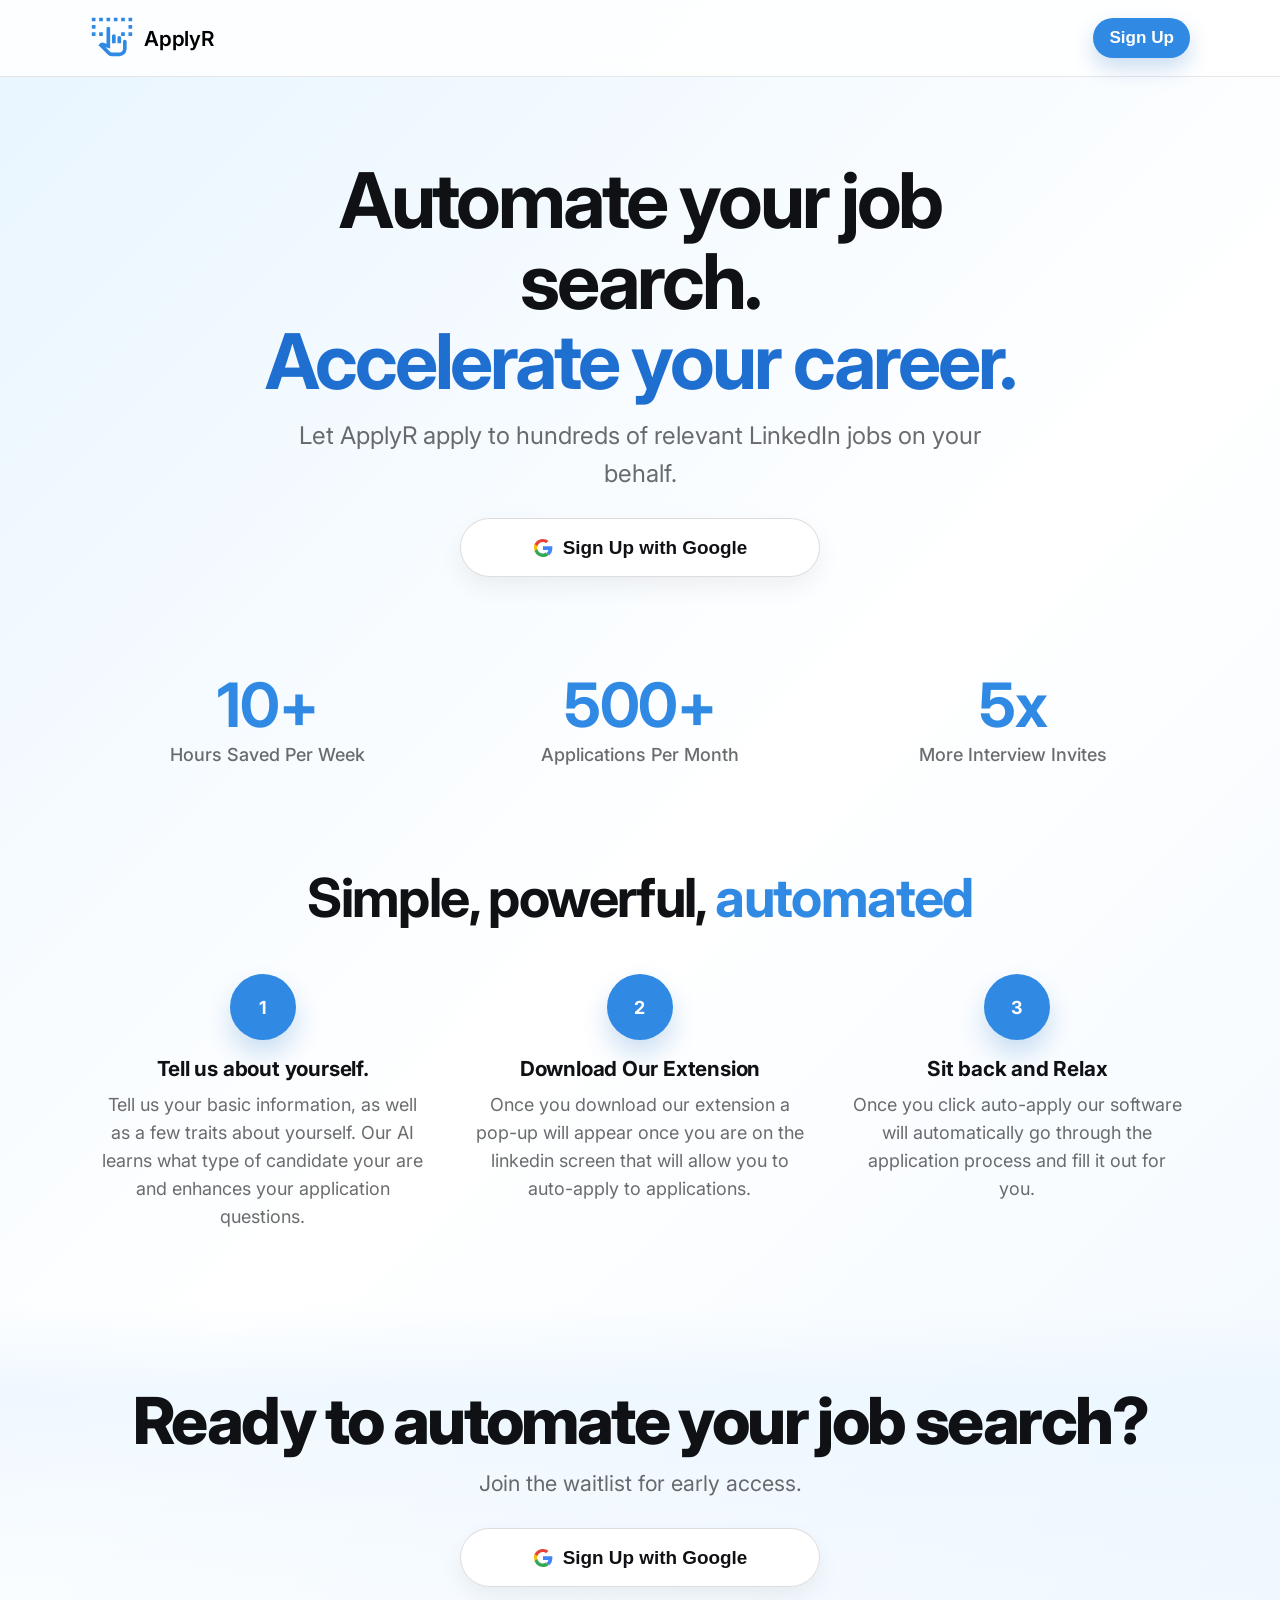
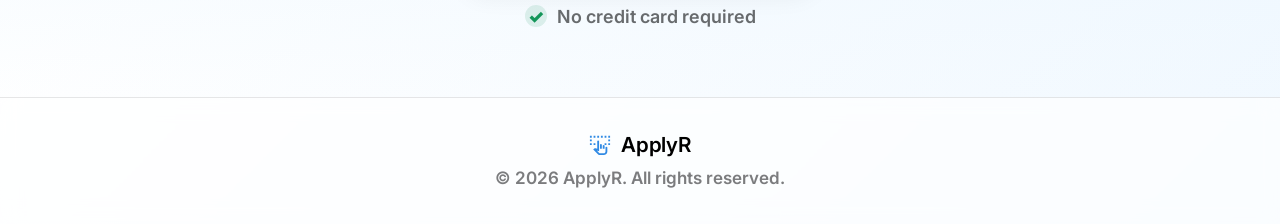
<file: index.html>
<!DOCTYPE html>
<html lang="en">
<head>
  <meta charset="UTF-8" />
  <meta name="viewport" content="width=device-width, initial-scale=1.0" />
  <title>ApplyR</title>
  <link rel="stylesheet" href="index.css" />
</head>

<body>
  <!-- HEADER -->
  <header class="site-header">
    <div class="header-box">
      <div class="header-box-left">
        <a href="index.html" aria-label="ApplyR home">
          <svg class="brand-icon" xmlns="http://www.w3.org/2000/svg" height="44" viewBox="0 -960 960 960" width="44" fill="currentColor" aria-hidden="true">
            <path d="M40-480v-80h80v80H40Zm800 0v-80h80v80h-80ZM40-640v-80h80v80H40Zm800 0v-80h80v80h-80ZM40-800v-80h80v80H40Zm160 320v-80h80v80h-80Zm480 0v-80h80v80h-80Zm160-320v-80h80v80h-80Zm-640 0v-80h80v80h-80Zm160 0v-80h80v80h-80Zm160 0v-80h80v80h-80Zm160 0v-80h80v80h-80ZM473-40q-24 0-46-9t-39-26L184-280l33-34q14-14 34-19t40 0l69 20v-327q0-17 11.5-28.5T400-680q17 0 28.5 11.5T440-640v433l-98-28 103 103q6 6 13 9t15 3h167q33 0 56.5-23.5T720-200v-160q0-17 11.5-28.5T760-400q17 0 28.5 11.5T800-360v160q0 66-47 113T640-40H473Zm7-280v-160q0-17 11.5-28.5T520-520q17 0 28.5 11.5T560-480v160h-80Zm120 0v-120q0-17 11.5-28.5T640-480q17 0 28.5 11.5T680-440v120h-80Zm40 200H445h195Z"/>
          </svg>
        </a>
        <a class="brand" href="index.html">ApplyR</a>
      </div>

      <div class="header-box-right">
        <button class="btn btn-primary">Sign Up</button>
      </div>
    </div>
  </header>

  <main>
    <!-- HERO -->
    <section class="hero">
      <div class="container hero-inner">
        <h1 class="hero-title">
          Automate your job<br class="break-desktop" />
          search.<br />
          <span class="hero-accent">Accelerate your<br class="break-mobile" /> career.</span>
        </h1>

        <p class="hero-subtitle">
          Let ApplyR apply to hundreds of relevant LinkedIn jobs on your behalf.
        </p>

        <div class="cta-row">
          <button class="btn btn-google btn-cta" type="button">
            <span class="google-icon" aria-hidden="true">
              <svg viewBox="0 0 48 48" width="20" height="20" xmlns="http://www.w3.org/2000/svg">
                <path fill="#EA4335" d="M24 9.5c3.54 0 6.02 1.53 7.4 2.81l5.4-5.4C33.98 4.36 29.54 2.5 24 2.5 14.9 2.5 7.18 7.68 3.54 15.22l6.62 5.14C11.83 14.1 17.45 9.5 24 9.5z"/>
                <path fill="#4285F4" d="M46.5 24.5c0-1.57-.14-3.08-.4-4.5H24v8.52h12.7c-.55 2.97-2.2 5.49-4.7 7.18l7.2 5.59C43.67 37.13 46.5 31.36 46.5 24.5z"/>
                <path fill="#FBBC05" d="M10.16 28.64A14.9 14.9 0 0 1 9.35 24c0-1.61.28-3.17.81-4.64l-6.62-5.14A21.5 21.5 0 0 0 2.5 24c0 3.48.83 6.77 2.31 9.78l6.35-5.14z"/>
                <path fill="#34A853" d="M24 45.5c5.54 0 10.2-1.83 13.6-4.98l-7.2-5.59c-2 1.35-4.55 2.15-6.4 2.15-6.55 0-12.17-4.6-13.84-10.86l-6.35 5.14C7.18 40.32 14.9 45.5 24 45.5z"/>
                <path fill="none" d="M2.5 2.5h43v43h-43z"/>
              </svg>
            </span>
            Sign Up with Google
          </button>
        </div>
      </div>
    </section>

    <!-- STATS -->
    <section class="stats">
      <div class="container">
        <div class="stats-grid">
          <div class="stat">
            <div class="stat-value">10+</div>
            <div class="stat-label">Hours Saved Per Week</div>
          </div>

          <div class="stat">
            <div class="stat-value">500+</div>
            <div class="stat-label">Applications Per Month</div>
          </div>

          <div class="stat">
            <div class="stat-value">5x</div>
            <div class="stat-label">More Interview Invites</div>
          </div>
        </div>
      </div>
    </section>

    <!-- HOW IT WORKS -->
    <section class="how">
      <div class="container">
        <h2 class="section-title">
          Simple, powerful, <span class="section-accent">automated</span>
        </h2>

        <div class="how-grid">
          <article class="how-card">
            <div class="step-pill">1</div>
            <h3 class="how-title">Tell us about yourself.</h3>
            <p class="how-text">
              Tell us your basic information, as well as a few traits about yourself. Our AI learns what type of candidate your are and enhances your application questions.
            </p>
          </article>

          <article class="how-card">
            <div class="step-pill">2</div>
            <h3 class="how-title">Download Our Extension</h3>
            <p class="how-text">
              Once you download our extension a pop-up will appear once you are on the linkedin screen that will allow you to auto-apply to applications.
            </p>
          </article>

          <article class="how-card">
            <div class="step-pill">3</div>
            <h3 class="how-title">Sit back and Relax</h3>
            <p class="how-text">
              Once you click auto-apply our software will automatically go through the application process and fill it out for you.
            </p>
          </article>
        </div>
      </div>
    </section>

    <!-- WAITLIST -->
    <section class="waitlist" id="waitlist">
      <div class="container">
        <h2 class="waitlist-title">Ready to automate your job<br class="break-mobile" /> search?</h2>
        <p class="waitlist-subtitle">Join the waitlist for early access.</p>

        <div class="cta-row">
            <button id="googleSignupBtn" class="btn btn-google btn-cta" type="button">
                <span class="google-icon" aria-hidden="true">
                    <svg viewBox="0 0 48 48" width="20" height="20" xmlns="http://www.w3.org/2000/svg">
                        <path fill="#EA4335" d="M24 9.5c3.54 0 6.02 1.53 7.4 2.81l5.4-5.4C33.98 4.36 29.54 2.5 24 2.5 14.9 2.5 7.18 7.68 3.54 15.22l6.62 5.14C11.83 14.1 17.45 9.5 24 9.5z"/>
                        <path fill="#4285F4" d="M46.5 24.5c0-1.57-.14-3.08-.4-4.5H24v8.52h12.7c-.55 2.97-2.2 5.49-4.7 7.18l7.2 5.59C43.67 37.13 46.5 31.36 46.5 24.5z"/>
                        <path fill="#FBBC05" d="M10.16 28.64A14.9 14.9 0 0 1 9.35 24c0-1.61.28-3.17.81-4.64l-6.62-5.14A21.5 21.5 0 0 0 2.5 24c0 3.48.83 6.77 2.31 9.78l6.35-5.14z"/>
                        <path fill="#34A853" d="M24 45.5c5.54 0 10.2-1.83 13.6-4.98l-7.2-5.59c-2 1.35-4.55 2.15-6.4 2.15-6.55 0-12.17-4.6-13.84-10.86l-6.35 5.14C7.18 40.32 14.9 45.5 24 45.5z"/>
                        <path fill="none" d="M2.5 2.5h43v43h-43z"/>
                    </svg>
                </span>
            Sign Up with Google
            </button>
        </div>
        
        </div>

        <div class="trust-row">
          <div class="trust-item">
            <span class="check" aria-hidden="true">✓</span>
            <span>No credit card required</span>
          </div>
        </div>
      </div>
    </section>
  </main>

  <!-- FOOTER -->
  <footer class="footer">
    <div class="container footer-inner">
      <div class="footer-brand">
        <svg class="brand-icon small" xmlns="http://www.w3.org/2000/svg" height="22" viewBox="0 -960 960 960" width="22" fill="currentColor" aria-hidden="true">
          <path d="M40-480v-80h80v80H40Zm800 0v-80h80v80h-80ZM40-640v-80h80v80H40Zm800 0v-80h80v80h-80ZM40-800v-80h80v80H40Zm160 320v-80h80v80h-80Zm480 0v-80h80v80h-80Zm160-320v-80h80v80h-80Zm-640 0v-80h80v80h-80Zm160 0v-80h80v80h-80Zm160 0v-80h80v80h-80Zm160 0v-80h80v80h-80ZM473-40q-24 0-46-9t-39-26L184-280l33-34q14-14 34-19t40 0l69 20v-327q0-17 11.5-28.5T400-680q17 0 28.5 11.5T440-640v433l-98-28 103 103q6 6 13 9t15 3h167q33 0 56.5-23.5T720-200v-160q0-17 11.5-28.5T760-400q17 0 28.5 11.5T800-360v160q0 66-47 113T640-40H473Zm7-280v-160q0-17 11.5-28.5T520-520q17 0 28.5 11.5T560-480v160h-80Zm120 0v-120q0-17 11.5-28.5T640-480q17 0 28.5 11.5T680-440v120h-80Zm40 200H445h195Z"/>
        </svg>
        <span class="brand">ApplyR</span>
      </div>

      <div class="footer-copy">© 2026 ApplyR. All rights reserved.</div>
    </div>
  </footer>

  <script src="style.js" defer></script>
</body>
</html>
</file>
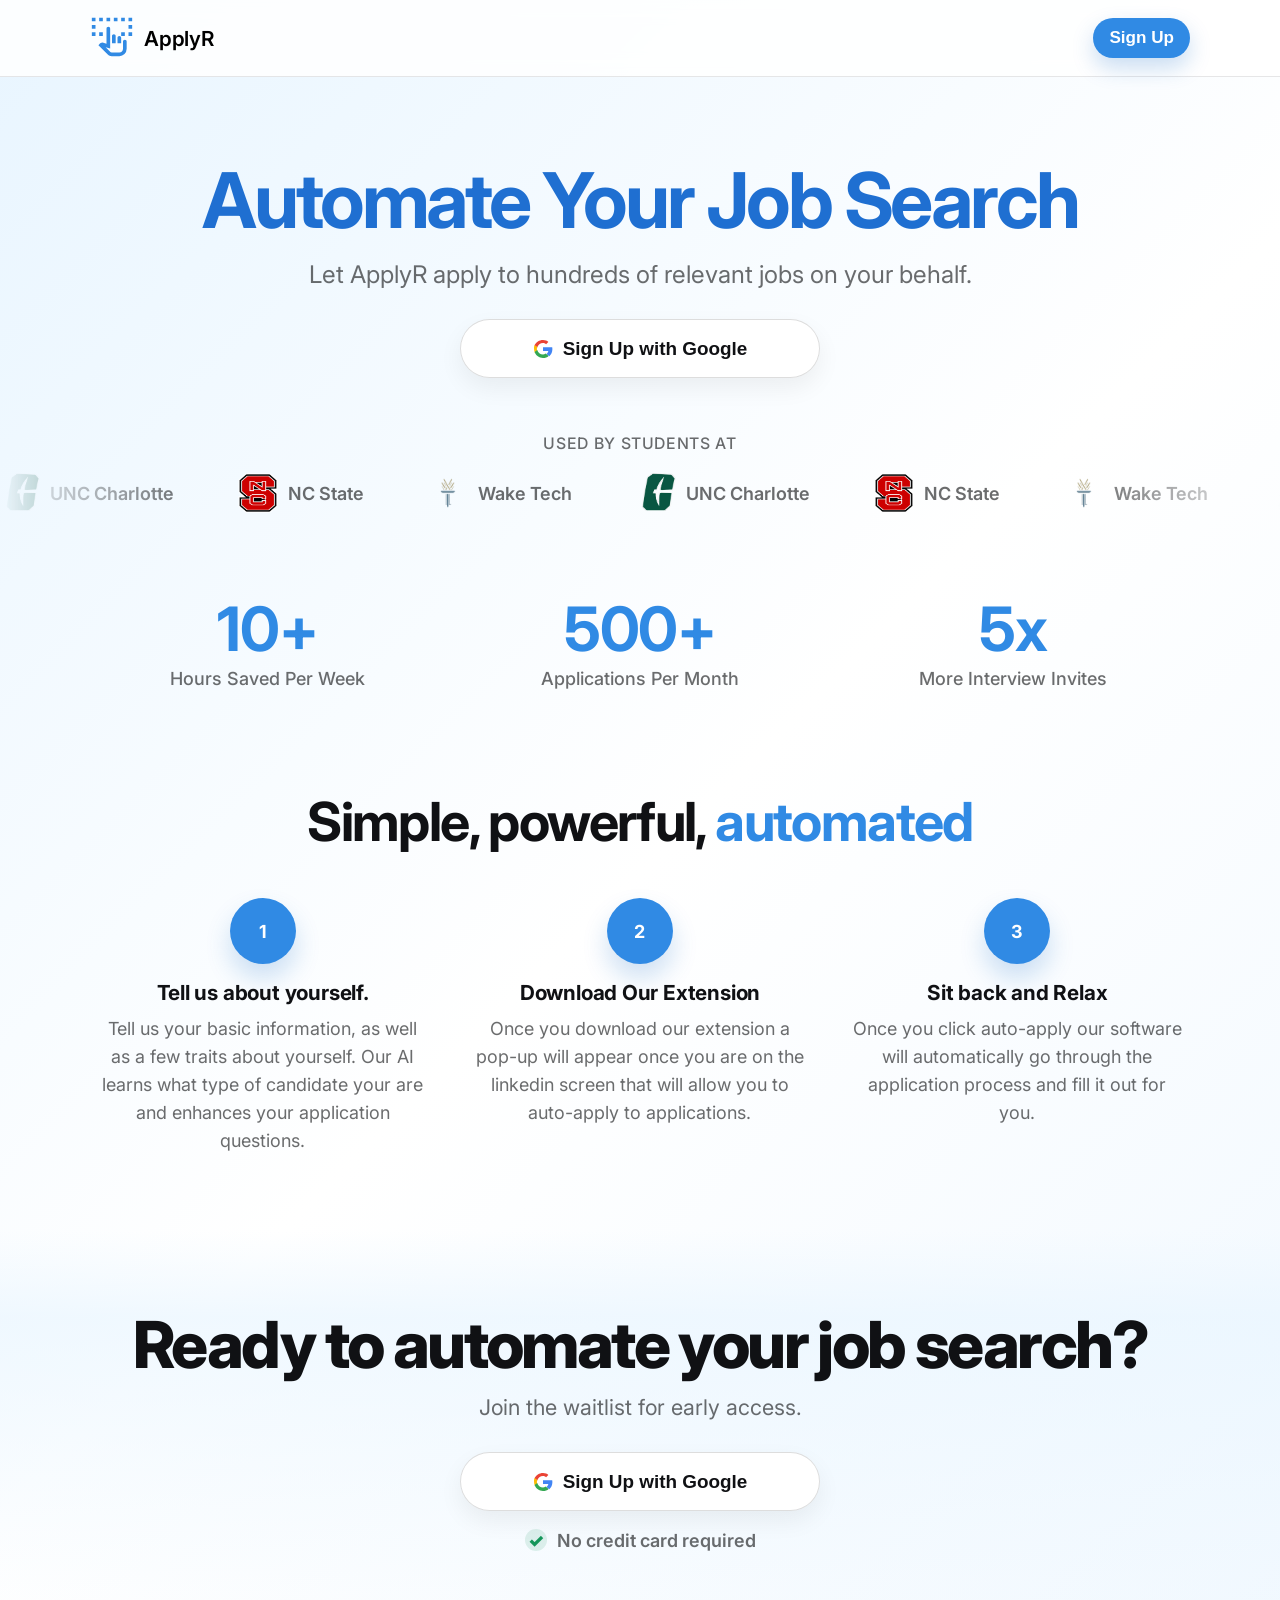
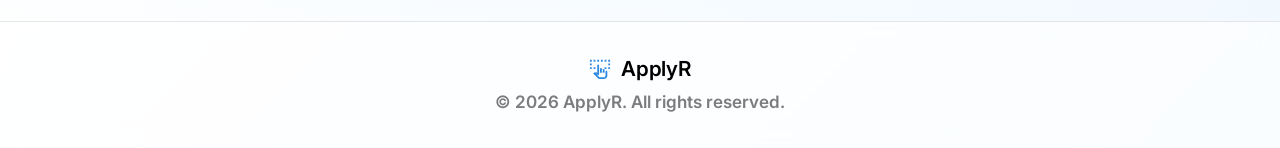
<file: frontend/index.html>
<!DOCTYPE html>
<html lang="en">
<head>
  <meta charset="UTF-8" />
  <meta name="viewport" content="width=device-width, initial-scale=1.0" />
  <title>ApplyR</title>
  <link rel="stylesheet" href="index.css" />
</head>

<body>
  <!-- HEADER -->
  <header class="site-header">
    <div class="header-box">
      <div class="header-box-left">
        <a href="index.html" aria-label="ApplyR home">
          <svg class="brand-icon" xmlns="http://www.w3.org/2000/svg" height="44" viewBox="0 -960 960 960" width="44" fill="currentColor" aria-hidden="true">
            <path d="M40-480v-80h80v80H40Zm800 0v-80h80v80h-80ZM40-640v-80h80v80H40Zm800 0v-80h80v80h-80ZM40-800v-80h80v80H40Zm160 320v-80h80v80h-80Zm480 0v-80h80v80h-80Zm160-320v-80h80v80h-80Zm-640 0v-80h80v80h-80Zm160 0v-80h80v80h-80Zm160 0v-80h80v80h-80Zm160 0v-80h80v80h-80ZM473-40q-24 0-46-9t-39-26L184-280l33-34q14-14 34-19t40 0l69 20v-327q0-17 11.5-28.5T400-680q17 0 28.5 11.5T440-640v433l-98-28 103 103q6 6 13 9t15 3h167q33 0 56.5-23.5T720-200v-160q0-17 11.5-28.5T760-400q17 0 28.5 11.5T800-360v160q0 66-47 113T640-40H473Zm7-280v-160q0-17 11.5-28.5T520-520q17 0 28.5 11.5T560-480v160h-80Zm120 0v-120q0-17 11.5-28.5T640-480q17 0 28.5 11.5T680-440v120h-80Zm40 200H445h195Z"/>
          </svg>
        </a>
        <a class="brand" href="index.html">ApplyR</a>
      </div>

      <div class="header-box-right">
        <button class="btn btn-primary btn-signup">Sign Up</button>
      </div>
    </div>
  </header>

  <main>
    <!-- HERO -->
    <section class="hero">
      <div class="container hero-inner" data-reveal>
        <h1 class="hero-title">
          <span class="hero-accent">Automate Your Job Search<br class="break-mobile" />
        </h1>

        <p class="hero-subtitle">
          Let ApplyR apply to hundreds of relevant jobs on your behalf.
        </p>

        <div class="cta-row">
          <button class="btn btn-google btn-cta btn-signup">
            <span class="google-icon" aria-hidden="true">
              <svg viewBox="0 0 48 48" width="20" height="20" xmlns="http://www.w3.org/2000/svg">
                <path fill="#EA4335" d="M24 9.5c3.54 0 6.02 1.53 7.4 2.81l5.4-5.4C33.98 4.36 29.54 2.5 24 2.5 14.9 2.5 7.18 7.68 3.54 15.22l6.62 5.14C11.83 14.1 17.45 9.5 24 9.5z"/>
                <path fill="#4285F4" d="M46.5 24.5c0-1.57-.14-3.08-.4-4.5H24v8.52h12.7c-.55 2.97-2.2 5.49-4.7 7.18l7.2 5.59C43.67 37.13 46.5 31.36 46.5 24.5z"/>
                <path fill="#FBBC05" d="M10.16 28.64A14.9 14.9 0 0 1 9.35 24c0-1.61.28-3.17.81-4.64l-6.62-5.14A21.5 21.5 0 0 0 2.5 24c0 3.48.83 6.77 2.31 9.78l6.35-5.14z"/>
                <path fill="#34A853" d="M24 45.5c5.54 0 10.2-1.83 13.6-4.98l-7.2-5.59c-2 1.35-4.55 2.15-6.4 2.15-6.55 0-12.17-4.6-13.84-10.86l-6.35 5.14C7.18 40.32 14.9 45.5 24 45.5z"/>
                <path fill="none" d="M2.5 2.5h43v43h-43z"/>
              </svg>
            </span>
            Sign Up with Google
          </button>
        </div>
      </div>
    </section>

    <!-- MARQUEE -->
    <section class="marquee-section">
      <p class="marquee-label">Used by students at</p>
      <div class="marquee-track-wrapper">
        <div class="marquee-track">
          <div class="marquee-item">
            <img src="charlotte-logo.png" alt="UNC Charlotte" class="marquee-logo">
            <span>UNC Charlotte</span>
          </div>
          <div class="marquee-item">
            <img src="nc-state-logo.png" alt="UNC Charlotte" class="marquee-logo">
            <span>NC State</span>
          </div>
          <div class="marquee-item">
            <img src="wake-tech-logo.png" alt="Wake Tech" class="marquee-logo" width="10px" height="10px">
            <span>Wake Tech</span>
          </div>
          <!-- Duplicate for seamless loop -->
          <div class="marquee-item">
            <img src="charlotte-logo.png" alt="UNC Charlotte" class="marquee-logo">
            <span>UNC Charlotte</span>
          </div>
          <div class="marquee-item">
            <img src="nc-state-logo.png" alt="UNC Charlotte" class="marquee-logo">
            <span>NC State</span>
          </div>
          <div class="marquee-item">
            <img src="wake-tech-logo.png" alt="Wake Tech" class="marquee-logo" width="10px" height="10px">
            <span>Wake Tech</span>
          </div>
          <div class="marquee-item">
            <img src="charlotte-logo.png" alt="UNC Charlotte" class="marquee-logo">
            <span>UNC Charlotte</span>
          </div>
          <div class="marquee-item">
            <img src="nc-state-logo.png" alt="UNC Charlotte" class="marquee-logo">
            <span>NC State</span>
          </div>
          <div class="marquee-item">
            <img src="wake-tech-logo.png" alt="Wake Tech" class="marquee-logo" width="10px" height="10px">
            <span>Wake Tech</span>
          </div>
          <div class="marquee-item">
            <img src="charlotte-logo.png" alt="UNC Charlotte" class="marquee-logo">
            <span>UNC Charlotte</span>
          </div>
          <div class="marquee-item">
            <img src="nc-state-logo.png" alt="UNC Charlotte" class="marquee-logo">
            <span>NC State</span>
          </div>
          <div class="marquee-item">
            <img src="wake-tech-logo.png" alt="Wake Tech" class="marquee-logo" width="10px" height="10px">
            <span>Wake Tech</span>
          </div>
          <div class="marquee-item">
            <img src="charlotte-logo.png" alt="UNC Charlotte" class="marquee-logo">
            <span>UNC Charlotte</span>
          </div>
          <div class="marquee-item">
            <img src="nc-state-logo.png" alt="UNC Charlotte" class="marquee-logo">
            <span>NC State</span>
          </div>
          <div class="marquee-item">
            <img src="wake-tech-logo.png" alt="Wake Tech" class="marquee-logo" width="10px" height="10px">
            <span>Wake Tech</span>
          </div>
        </div>
      </div>
    </section>

    <!-- STATS -->
    <section class="stats">
      <div class="container">
        <div class="stats-grid" data-reveal-group>
          <div class="stat" data-reveal>
            <div class="stat-value">10+</div>
            <div class="stat-label">Hours Saved Per Week</div>
          </div>

          <div class="stat" data-reveal>
            <div class="stat-value">500+</div>
            <div class="stat-label">Applications Per Month</div>
          </div>

          <div class="stat" data-reveal>
            <div class="stat-value">5x</div>
            <div class="stat-label">More Interview Invites</div>
          </div>
        </div>
      </div>
    </section>

    <!-- HOW IT WORKS -->
    <section class="how">
      <div class="container">
        <h2 class="section-title" data-reveal>
          Simple, powerful, <span class="section-accent">automated</span>
        </h2>

        <div class="how-grid" data-reveal-group>
          <article class="how-card" data-reveal>
            <div class="step-pill">1</div>
            <h3 class="how-title">Tell us about yourself.</h3>
            <p class="how-text">
              Tell us your basic information, as well as a few traits about yourself. Our AI learns what type of candidate your are and enhances your application questions.
            </p>
          </article>

          <article class="how-card" data-reveal>
            <div class="step-pill">2</div>
            <h3 class="how-title">Download Our Extension</h3>
            <p class="how-text">
              Once you download our extension a pop-up will appear once you are on the linkedin screen that will allow you to auto-apply to applications.
            </p>
          </article>

          <article class="how-card" data-reveal>
            <div class="step-pill">3</div>
            <h3 class="how-title">Sit back and Relax</h3>
            <p class="how-text">
              Once you click auto-apply our software will automatically go through the application process and fill it out for you.
            </p>
          </article>
        </div>
      </div>
    </section>

    <!-- WAITLIST -->
    <section class="waitlist" id="waitlist">
      <div class="container">
        <h2 class="waitlist-title" data-reveal>Ready to automate your job<br class="break-mobile" /> search?</h2>
        <p class="waitlist-subtitle" data-reveal>Join the waitlist for early access.</p>

        <div class="cta-row">
          <button class="btn btn-google btn-cta btn-signup">
            <span class="google-icon" aria-hidden="true">
              <svg viewBox="0 0 48 48" width="20" height="20" xmlns="http://www.w3.org/2000/svg">
                <path fill="#EA4335" d="M24 9.5c3.54 0 6.02 1.53 7.4 2.81l5.4-5.4C33.98 4.36 29.54 2.5 24 2.5 14.9 2.5 7.18 7.68 3.54 15.22l6.62 5.14C11.83 14.1 17.45 9.5 24 9.5z"/>
                <path fill="#4285F4" d="M46.5 24.5c0-1.57-.14-3.08-.4-4.5H24v8.52h12.7c-.55 2.97-2.2 5.49-4.7 7.18l7.2 5.59C43.67 37.13 46.5 31.36 46.5 24.5z"/>
                <path fill="#FBBC05" d="M10.16 28.64A14.9 14.9 0 0 1 9.35 24c0-1.61.28-3.17.81-4.64l-6.62-5.14A21.5 21.5 0 0 0 2.5 24c0 3.48.83 6.77 2.31 9.78l6.35-5.14z"/>
                <path fill="#34A853" d="M24 45.5c5.54 0 10.2-1.83 13.6-4.98l-7.2-5.59c-2 1.35-4.55 2.15-6.4 2.15-6.55 0-12.17-4.6-13.84-10.86l-6.35 5.14C7.18 40.32 14.9 45.5 24 45.5z"/>
                <path fill="none" d="M2.5 2.5h43v43h-43z"/>
              </svg>
            </span>
            Sign Up with Google
          </button>
        </div>
        
        </div>

        <div class="trust-row" data-reveal>
          <div class="trust-item">
            <span class="check" aria-hidden="true">✓</span>
            <span>No credit card required</span>
          </div>
        </div>
      </div>
    </section>
  </main>

  <!-- FOOTER -->
  <footer class="footer">
    <div class="container footer-inner">
      <div class="footer-brand">
        <svg class="brand-icon small" xmlns="http://www.w3.org/2000/svg" height="22" viewBox="0 -960 960 960" width="22" fill="currentColor" aria-hidden="true">
          <path d="M40-480v-80h80v80H40Zm800 0v-80h80v80h-80ZM40-640v-80h80v80H40Zm800 0v-80h80v80h-80ZM40-800v-80h80v80H40Zm160 320v-80h80v80h-80Zm480 0v-80h80v80h-80Zm160-320v-80h80v80h-80Zm-640 0v-80h80v80h-80Zm160 0v-80h80v80h-80Zm160 0v-80h80v80h-80Zm160 0v-80h80v80h-80ZM473-40q-24 0-46-9t-39-26L184-280l33-34q14-14 34-19t40 0l69 20v-327q0-17 11.5-28.5T400-680q17 0 28.5 11.5T440-640v433l-98-28 103 103q6 6 13 9t15 3h167q33 0 56.5-23.5T720-200v-160q0-17 11.5-28.5T760-400q17 0 28.5 11.5T800-360v160q0 66-47 113T640-40H473Zm7-280v-160q0-17 11.5-28.5T520-520q17 0 28.5 11.5T560-480v160h-80Zm120 0v-120q0-17 11.5-28.5T640-480q17 0 28.5 11.5T680-440v120h-80Zm40 200H445h195Z"/>
        </svg>
        <span class="brand">ApplyR</span>
      </div>

      <div class="footer-copy">© 2026 ApplyR. All rights reserved.</div>
    </div>
  </footer>

  <script src="style.js" defer></script>
</body>
</html>
</file>
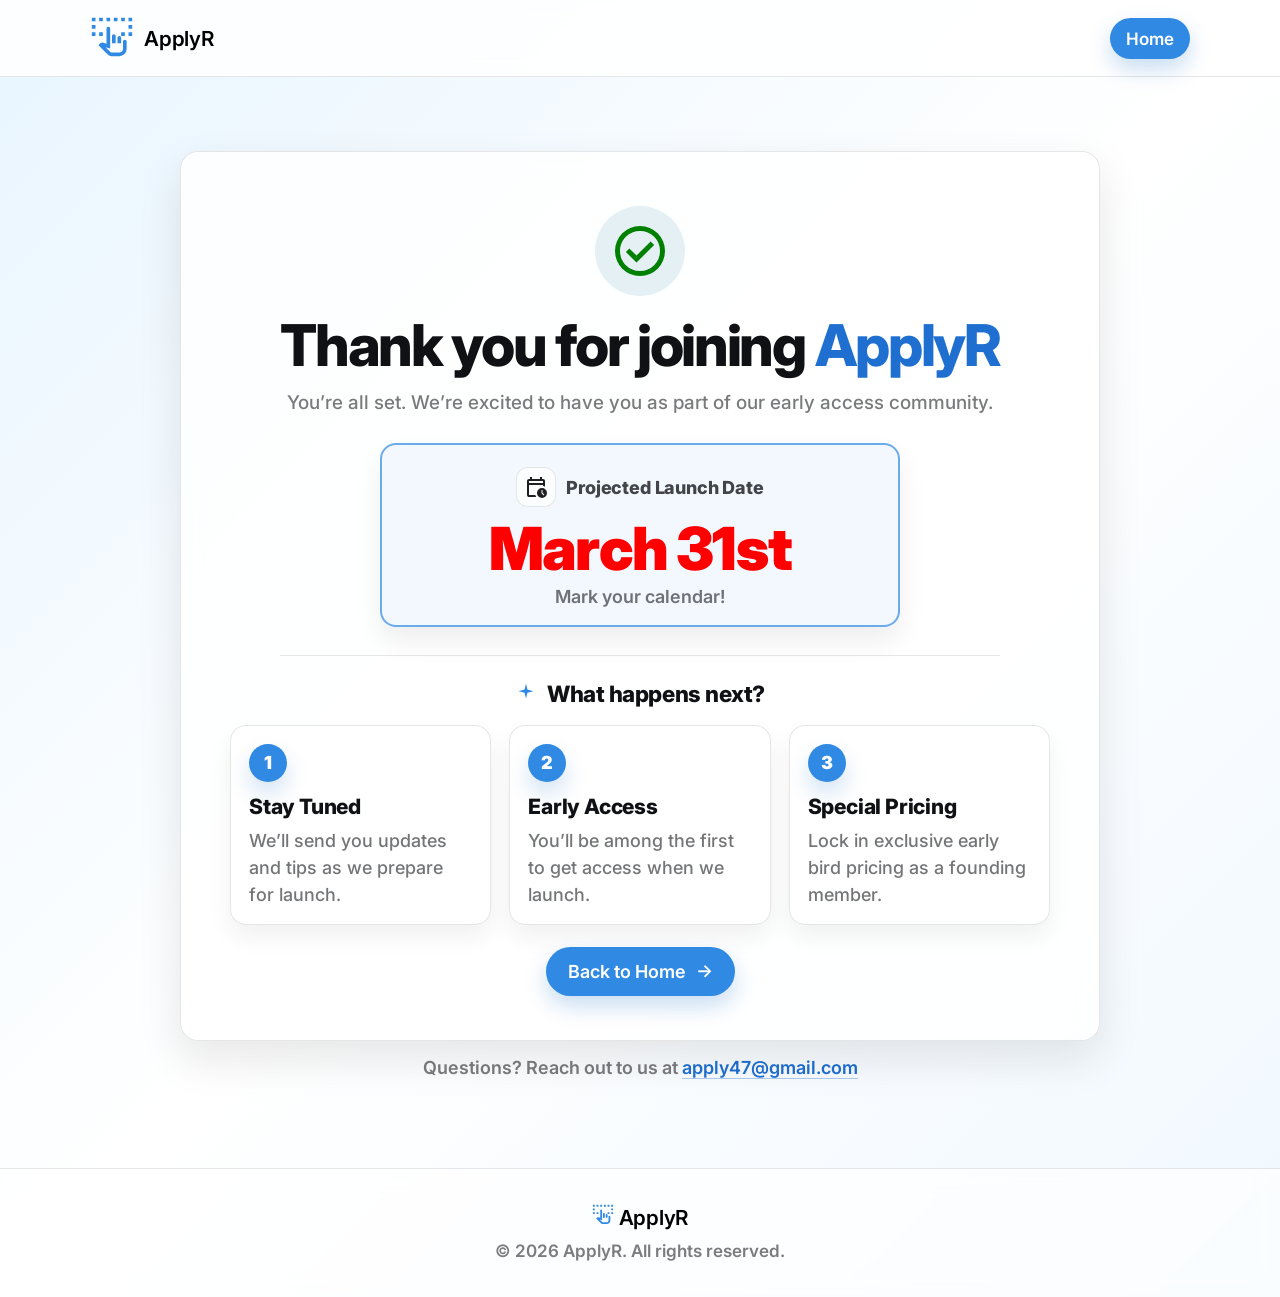
<file: complete.html>
<!DOCTYPE html>
<html lang="en">
<head>
  <meta charset="UTF-8" />
  <meta name="viewport" content="width=device-width, initial-scale=1.0" />
  <title>ApplyR — You're In</title>
  <link rel="stylesheet" href="complete.css" />
</head>

<body>
  <!-- HEADER (same as index.html) -->
  <header class="site-header">
    <div class="header-box">
      <div class="header-box-left">
        <a href="index.html" aria-label="ApplyR home">
          <svg class="brand-icon" xmlns="http://www.w3.org/2000/svg" height="44" viewBox="0 -960 960 960" width="44" fill="currentColor" aria-hidden="true">
            <path d="M40-480v-80h80v80H40Zm800 0v-80h80v80h-80ZM40-640v-80h80v80H40Zm800 0v-80h80v80h-80ZM40-800v-80h80v80H40Zm160 320v-80h80v80h-80Zm480 0v-80h80v80h-80Zm160-320v-80h80v80h-80Zm-640 0v-80h80v80h-80Zm160 0v-80h80v80h-80Zm160 0v-80h80v80h-80Zm160 0v-80h80v80h-80ZM473-40q-24 0-46-9t-39-26L184-280l33-34q14-14 34-19t40 0l69 20v-327q0-17 11.5-28.5T400-680q17 0 28.5 11.5T440-640v433l-98-28 103 103q6 6 13 9t15 3h167q33 0 56.5-23.5T720-200v-160q0-17 11.5-28.5T760-400q17 0 28.5 11.5T800-360v160q0 66-47 113T640-40H473Zm7-280v-160q0-17 11.5-28.5T520-520q17 0 28.5 11.5T560-480v160h-80Zm120 0v-120q0-17 11.5-28.5T640-480q17 0 28.5 11.5T680-440v120h-80Zm40 200H445h195Z"/>
          </svg>
        </a>
        <a class="brand" href="index.html">ApplyR</a>
      </div>

      <div class="header-box-right">
        <a class="btn btn-primary" href="index.html">Home</a>
      </div>
    </div>
  </header>

  <main>
    <!-- COMPLETE -->
    <section class="complete">
      <div class="container">
        <div class="complete-card">
          <!-- success icon -->
          <div class="complete-badge" aria-hidden="true">
            <svg xmlns="http://www.w3.org/2000/svg" height="60px" viewBox="0 -960 960 960" width="60px" fill="green">
                <path d="m424-296 282-282-56-56-226 226-114-114-56 56 170 170Zm56 216q-83 0-156-31.5T197-197q-54-54-85.5-127T80-480q0-83 31.5-156T197-763q54-54 127-85.5T480-880q83 0 156 31.5T763-763q54 54 85.5 127T880-480q0 83-31.5 156T763-197q-54 54-127 85.5T480-80Zm0-80q134 0 227-93t93-227q0-134-93-227t-227-93q-134 0-227 93t-93 227q0 134 93 227t227 93Zm0-320Z"/>
            </svg>
          </div>

          <h1 class="complete-title">
            Thank you for joining <span class="complete-accent">ApplyR</span>
          </h1>

          <p class="complete-subtitle">
            You’re all set. We’re excited to have you as part of our early access community.
          </p>

          <!-- launch date callout -->
          <div class="launch-card">
            <div class="launch-top">
              <div class="launch-icon" aria-hidden="true">
                <svg xmlns="http://www.w3.org/2000/svg" height="24px" viewBox="0 -960 960 960" width="24px" fill="#1f1f1f">
                    <path d="M200-640h560v-80H200v80Zm0 0v-80 80Zm0 560q-33 0-56.5-23.5T120-160v-560q0-33 23.5-56.5T200-800h40v-80h80v80h320v-80h80v80h40q33 0 56.5 23.5T840-720v227q-19-9-39-15t-41-9v-43H200v400h252q7 22 16.5 42T491-80H200Zm378.5-18.5Q520-157 520-240t58.5-141.5Q637-440 720-440t141.5 58.5Q920-323 920-240T861.5-98.5Q803-40 720-40T578.5-98.5ZM787-145l28-28-75-75v-112h-40v128l87 87Z"/>
                </svg>
              </div>
              <div class="launch-label">Projected Launch Date</div>
            </div>

            <div class="launch-date">March 31st</div>
            <div class="launch-note">Mark your calendar!</div>
          </div>

          <div class="complete-divider"></div>

          <!-- what happens next -->
          <div class="next-head">
            <span class="spark" aria-hidden="true">
              <svg viewBox="0 0 24 24" width="22" height="22">
                <path fill="currentColor" d="M12 2l1.6 6.3L20 10l-6.4 1.7L12 18l-1.6-6.3L4 10l6.4-1.7L12 2Z"/>
              </svg>
            </span>
            <h2 class="next-title">What happens next?</h2>
          </div>

          <div class="next-grid">
            <article class="next-card">
              <div class="next-num">1</div>
              <h3 class="next-card-title">Stay Tuned</h3>
              <p class="next-card-text">We’ll send you updates and tips as we prepare for launch.</p>
            </article>

            <article class="next-card">
              <div class="next-num">2</div>
              <h3 class="next-card-title">Early Access</h3>
              <p class="next-card-text">You’ll be among the first to get access when we launch.</p>
            </article>

            <article class="next-card">
              <div class="next-num">3</div>
              <h3 class="next-card-title">Special Pricing</h3>
              <p class="next-card-text">Lock in exclusive early bird pricing as a founding member.</p>
            </article>
          </div>

          <div class="complete-actions">
            <a class="btn btn-primary btn-complete" href="index.html">
              Back to Home
              <span class="btn-arrow" aria-hidden="true">→</span>
            </a>
          </div>
        </div>

        <!-- support line (like your inspiration) -->
        <div class="support-line">
          Questions? Reach out to us at
          <a class="support-link" href="mailto:applyr47@gmail.com">apply47@gmail.com</a>
        </div>
      </div>
    </section>
  </main>

  <!-- FOOTER (same as index.html) -->
  <footer class="footer">
    <div class="container footer-inner">
      <div class="footer-brand">
        <a class="brand" href="index.html">
          <svg class="brand-icon small" xmlns="http://www.w3.org/2000/svg" height="22" viewBox="0 -960 960 960" width="22" fill="currentColor" aria-hidden="true">
            <path d="M40-480v-80h80v80H40Zm800 0v-80h80v80h-80ZM40-640v-80h80v80H40Zm800 0v-80h80v80h-80ZM40-800v-80h80v80H40Zm160 320v-80h80v80h-80Zm480 0v-80h80v80h-80Zm160-320v-80h80v80h-80Zm-640 0v-80h80v80h-80Zm160 0v-80h80v80h-80Zm160 0v-80h80v80h-80Zm160 0v-80h80v80h-80ZM473-40q-24 0-46-9t-39-26L184-280l33-34q14-14 34-19t40 0l69 20v-327q0-17 11.5-28.5T400-680q17 0 28.5 11.5T440-640v433l-98-28 103 103q6 6 13 9t15 3h167q33 0 56.5-23.5T720-200v-160q0-17 11.5-28.5T760-400q17 0 28.5 11.5T800-360v160q0 66-47 113T640-40H473Zm7-280v-160q0-17 11.5-28.5T520-520q17 0 28.5 11.5T560-480v160h-80Zm120 0v-120q0-17 11.5-28.5T640-480q17 0 28.5 11.5T680-440v120h-80Zm40 200H445h195Z"/>
          </svg>
          ApplyR
        </a>
      </div>

      <div class="footer-copy">© 2026 ApplyR. All rights reserved.</div>
    </div>
  </footer>

  <script src="style.js" defer></script>
</body>
</html>
</file>
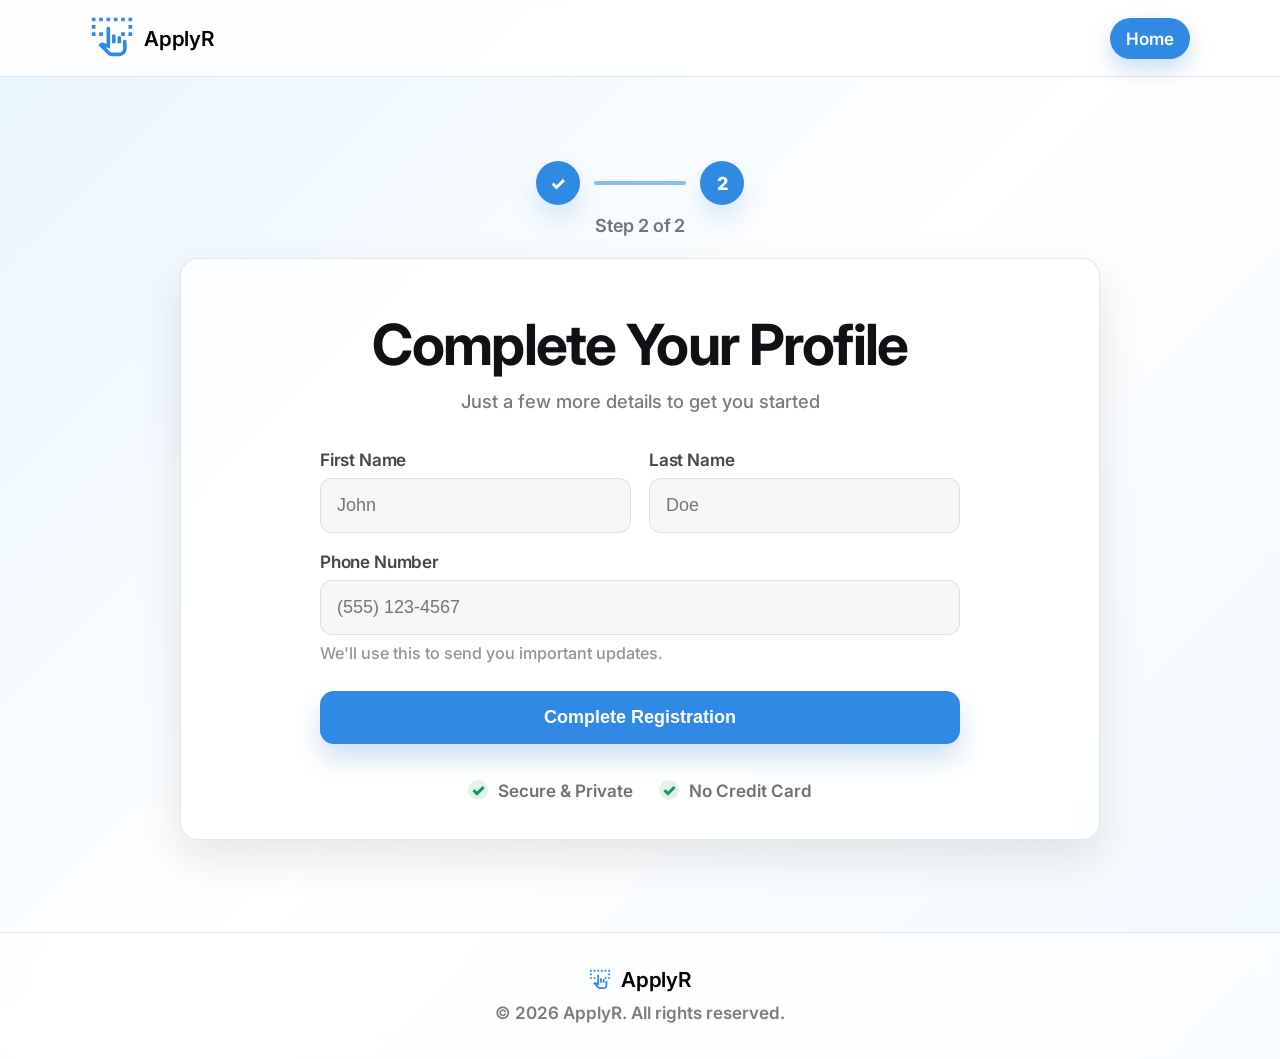
<file: signup.html>
<!DOCTYPE html>
<html lang="en">
<head>
  <meta charset="UTF-8" />
  <meta name="viewport" content="width=device-width, initial-scale=1.0" />
  <title>ApplyR • Complete Registration</title>
  <link rel="stylesheet" href="signup.css" />
</head>

<body>
  <!-- HEADER -->
  <header class="site-header">
    <div class="header-box">
      <div class="header-box-left">
        <a href="index.html" aria-label="ApplyR home">
          <svg class="brand-icon" xmlns="http://www.w3.org/2000/svg" height="44" viewBox="0 -960 960 960" width="44" fill="currentColor" aria-hidden="true">
            <path d="M40-480v-80h80v80H40Zm800 0v-80h80v80h-80ZM40-640v-80h80v80H40Zm800 0v-80h80v80h-80ZM40-800v-80h80v80H40Zm160 320v-80h80v80h-80Zm480 0v-80h80v80h-80Zm160-320v-80h80v80h-80Zm-640 0v-80h80v80h-80Zm160 0v-80h80v80h-80Zm160 0v-80h80v80h-80Zm160 0v-80h80v80h-80ZM473-40q-24 0-46-9t-39-26L184-280l33-34q14-14 34-19t40 0l69 20v-327q0-17 11.5-28.5T400-680q17 0 28.5 11.5T440-640v433l-98-28 103 103q6 6 13 9t15 3h167q33 0 56.5-23.5T720-200v-160q0-17 11.5-28.5T760-400q17 0 28.5 11.5T800-360v160q0 66-47 113T640-40H473Zm7-280v-160q0-17 11.5-28.5T520-520q17 0 28.5 11.5T560-480v160h-80Zm120 0v-120q0-17 11.5-28.5T640-480q17 0 28.5 11.5T680-440v120h-80Zm40 200H445h195Z"/>
          </svg>
        </a>
        <a href="index.html" class="brand">ApplyR</a>
      </div>

      <div class="header-box-right">
        <a class="btn btn-primary" href="index.html">Home</a>
      </div>
    </div>
  </header>

  <main>
    <section class="register">
      <div class="container">

        <!-- Step header (outside card, centered like figma) -->
        <div class="register-step">
          <div class="step-track" aria-hidden="true">
            <div class="step-dot done">✓</div>
            <div class="step-line"></div>
            <div class="step-dot current">2</div>
          </div>
          <div class="step-caption">Step 2 of 2</div>
        </div>

        <!-- Main card -->
        <div class="register-card">
          <p class="register-title">Complete Your Profile</p>
          <p class="register-subtitle">Just a few more details to get you started</p>

          <form id="signupForm" class="register-form" autocomplete="on">
            <div class="grid-two">
              <div class="field">
                <label class="field-label" for="firstName">First Name</label>
                <input class="field-input field-input-square" id="firstName" name="firstName" type="text" placeholder="John" required />
              </div>

              <div class="field">
                <label class="field-label" for="lastName">Last Name</label>
                <input class="field-input field-input-square" id="lastName" name="lastName" type="text" placeholder="Doe" required />
              </div>
            </div>

            <div class="field">
              <label class="field-label" for="phoneNumber">Phone Number</label>
              <input class="field-input field-input-square" id="phoneNumber" name="phoneNumber" type="tel" placeholder="(555) 123-4567" required />
              <p class="field-help">We'll use this to send you important updates.</p>
            </div>

            <button class="btn btn-primary register-submit" type="submit">
              Complete Registration
            </button>

            <div class="register-trust">
              <div class="trust-chip">
                <span class="chip-check">✓</span>
                <span>Secure &amp; Private</span>
              </div>
              <div class="trust-chip">
                <span class="chip-check">✓</span>
                <span>No Credit Card</span>
              </div>
            </div>
          </form>
        </div>

      </div>
    </section>
  </main>

  <!-- FOOTER -->
  <footer class="footer">
    <div class="container footer-inner">
      <div class="footer-brand">
        <svg class="brand-icon small" xmlns="http://www.w3.org/2000/svg" height="22" viewBox="0 -960 960 960" width="22" fill="currentColor" aria-hidden="true">
          <path d="M40-480v-80h80v80H40Zm800 0v-80h80v80h-80ZM40-640v-80h80v80H40Zm800 0v-80h80v80h-80ZM40-800v-80h80v80H40Zm160 320v-80h80v80h-80Zm480 0v-80h80v80h-80Zm160-320v-80h80v80h-80Zm-640 0v-80h80v80h-80Zm160 0v-80h80v80h-80Zm160 0v-80h80v80h-80Zm160 0v-80h80v80h-80ZM473-40q-24 0-46-9t-39-26L184-280l33-34q14-14 34-19t40 0l69 20v-327q0-17 11.5-28.5T400-680q17 0 28.5 11.5T440-640v433l-98-28 103 103q6 6 13 9t15 3h167q33 0 56.5-23.5T720-200v-160q0-17 11.5-28.5T760-400q17 0 28.5 11.5T800-360v160q0 66-47 113T640-40H473Zm7-280v-160q0-17 11.5-28.5T520-520q17 0 28.5 11.5T560-480v160h-80Zm120 0v-120q0-17 11.5-28.5T640-480q17 0 28.5 11.5T680-440v120h-80Zm40 200H445h195Z"/>
        </svg>
        <span class="brand">ApplyR</span>
      </div>

      <div class="footer-copy">© 2026 ApplyR. All rights reserved.</div>
    </div>
  </footer>

  <script src="style.js" defer></script>
</body>
</html>
</file>
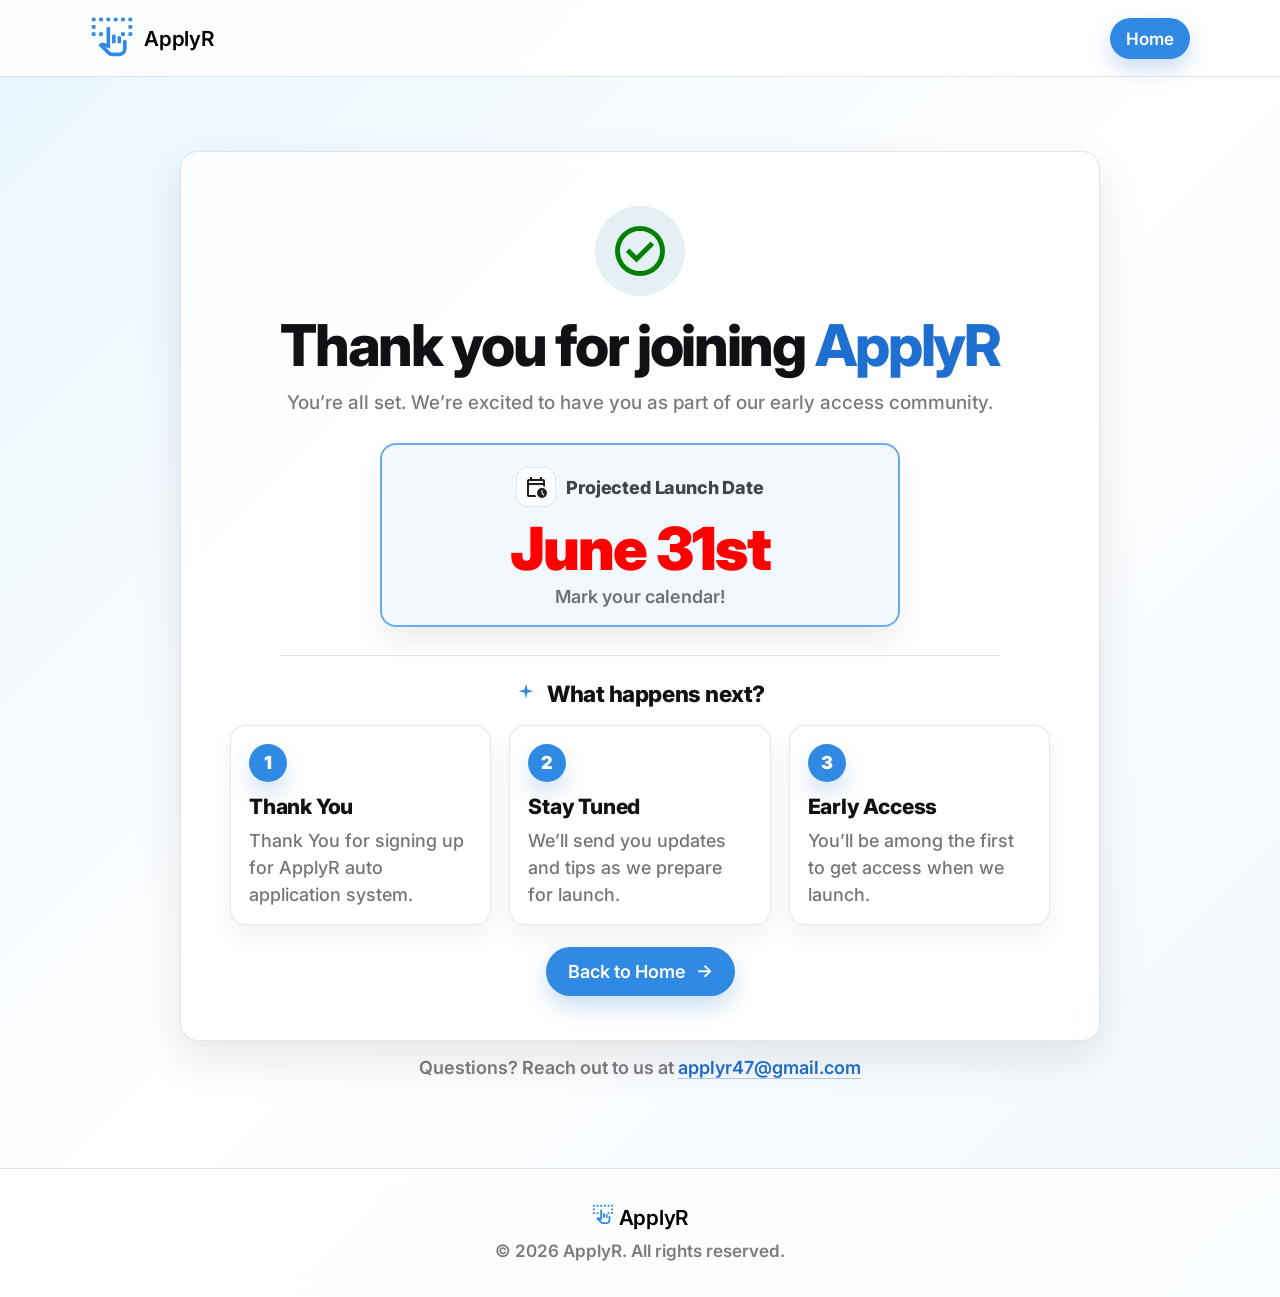
<file: frontend/complete.html>
<!DOCTYPE html>
<html lang="en">
<head>
  <meta charset="UTF-8" />
  <meta name="viewport" content="width=device-width, initial-scale=1.0" />
  <title>ApplyR — You're In</title>
  <link rel="stylesheet" href="complete.css" />
</head>

<body>
  <!-- HEADER (same as index.html) -->
  <header class="site-header">
    <div class="header-box">
      <div class="header-box-left">
        <a href="index.html" aria-label="ApplyR home">
          <svg class="brand-icon" xmlns="http://www.w3.org/2000/svg" height="44" viewBox="0 -960 960 960" width="44" fill="currentColor" aria-hidden="true">
            <path d="M40-480v-80h80v80H40Zm800 0v-80h80v80h-80ZM40-640v-80h80v80H40Zm800 0v-80h80v80h-80ZM40-800v-80h80v80H40Zm160 320v-80h80v80h-80Zm480 0v-80h80v80h-80Zm160-320v-80h80v80h-80Zm-640 0v-80h80v80h-80Zm160 0v-80h80v80h-80Zm160 0v-80h80v80h-80Zm160 0v-80h80v80h-80ZM473-40q-24 0-46-9t-39-26L184-280l33-34q14-14 34-19t40 0l69 20v-327q0-17 11.5-28.5T400-680q17 0 28.5 11.5T440-640v433l-98-28 103 103q6 6 13 9t15 3h167q33 0 56.5-23.5T720-200v-160q0-17 11.5-28.5T760-400q17 0 28.5 11.5T800-360v160q0 66-47 113T640-40H473Zm7-280v-160q0-17 11.5-28.5T520-520q17 0 28.5 11.5T560-480v160h-80Zm120 0v-120q0-17 11.5-28.5T640-480q17 0 28.5 11.5T680-440v120h-80Zm40 200H445h195Z"/>
          </svg>
        </a>
        <a class="brand" href="index.html">ApplyR</a>
      </div>

      <div class="header-box-right">
        <a class="btn btn-primary" href="index.html">Home</a>
      </div>
    </div>
  </header>

  <main>
    <!-- COMPLETE -->
    <section class="complete">
      <div class="container">
        <div class="complete-card">
          <!-- success icon -->
          <div class="complete-badge" aria-hidden="true">
            <svg xmlns="http://www.w3.org/2000/svg" height="60px" viewBox="0 -960 960 960" width="60px" fill="green">
                <path d="m424-296 282-282-56-56-226 226-114-114-56 56 170 170Zm56 216q-83 0-156-31.5T197-197q-54-54-85.5-127T80-480q0-83 31.5-156T197-763q54-54 127-85.5T480-880q83 0 156 31.5T763-763q54 54 85.5 127T880-480q0 83-31.5 156T763-197q-54 54-127 85.5T480-80Zm0-80q134 0 227-93t93-227q0-134-93-227t-227-93q-134 0-227 93t-93 227q0 134 93 227t227 93Zm0-320Z"/>
            </svg>
          </div>

          <h1 class="complete-title">
            Thank you for joining <span class="complete-accent">ApplyR</span>
          </h1>

          <p class="complete-subtitle">
            You’re all set. We’re excited to have you as part of our early access community.
          </p>

          <!-- launch date callout -->
          <div class="launch-card">
            <div class="launch-top">
              <div class="launch-icon" aria-hidden="true">
                <svg xmlns="http://www.w3.org/2000/svg" height="24px" viewBox="0 -960 960 960" width="24px" fill="#1f1f1f">
                    <path d="M200-640h560v-80H200v80Zm0 0v-80 80Zm0 560q-33 0-56.5-23.5T120-160v-560q0-33 23.5-56.5T200-800h40v-80h80v80h320v-80h80v80h40q33 0 56.5 23.5T840-720v227q-19-9-39-15t-41-9v-43H200v400h252q7 22 16.5 42T491-80H200Zm378.5-18.5Q520-157 520-240t58.5-141.5Q637-440 720-440t141.5 58.5Q920-323 920-240T861.5-98.5Q803-40 720-40T578.5-98.5ZM787-145l28-28-75-75v-112h-40v128l87 87Z"/>
                </svg>
              </div>
              <div class="launch-label">Projected Launch Date</div>
            </div>

            <div class="launch-date">June 31st</div>
            <div class="launch-note">Mark your calendar!</div>
          </div>

          <div class="complete-divider"></div>

          <!-- what happens next -->
          <div class="next-head">
            <span class="spark" aria-hidden="true">
              <svg viewBox="0 0 24 24" width="22" height="22">
                <path fill="currentColor" d="M12 2l1.6 6.3L20 10l-6.4 1.7L12 18l-1.6-6.3L4 10l6.4-1.7L12 2Z"/>
              </svg>
            </span>
            <h2 class="next-title">What happens next?</h2>
          </div>

          <div class="next-grid">
            <article class="next-card">
              <div class="next-num">1</div>
              <h3 class="next-card-title">Thank You</h3>
              <p class="next-card-text">Thank You for signing up for ApplyR auto application system.</p>
            </article>

            <article class="next-card">
              <div class="next-num">2</div>
              <h3 class="next-card-title">Stay Tuned</h3>
              <p class="next-card-text">We’ll send you updates and tips as we prepare for launch.</p>
            </article>

            <article class="next-card">
              <div class="next-num">3</div>
              <h3 class="next-card-title">Early Access</h3>
              <p class="next-card-text">You’ll be among the first to get access when we launch.</p>
            </article>
          </div>

          <div class="complete-actions">
            <a class="btn btn-primary btn-complete" href="index.html">
              Back to Home
              <span class="btn-arrow" aria-hidden="true">→</span>
            </a>
          </div>
        </div>

        <!-- support line (like your inspiration) -->
        <div class="support-line">
          Questions? Reach out to us at
          <a class="support-link" href="mailto:applyr47@gmail.com">applyr47@gmail.com</a>
        </div>
      </div>
    </section>
  </main>

  <!-- FOOTER (same as index.html) -->
  <footer class="footer">
    <div class="container footer-inner">
      <div class="footer-brand">
        <a class="brand" href="index.html">
          <svg class="brand-icon small" xmlns="http://www.w3.org/2000/svg" height="22" viewBox="0 -960 960 960" width="22" fill="currentColor" aria-hidden="true">
            <path d="M40-480v-80h80v80H40Zm800 0v-80h80v80h-80ZM40-640v-80h80v80H40Zm800 0v-80h80v80h-80ZM40-800v-80h80v80H40Zm160 320v-80h80v80h-80Zm480 0v-80h80v80h-80Zm160-320v-80h80v80h-80Zm-640 0v-80h80v80h-80Zm160 0v-80h80v80h-80Zm160 0v-80h80v80h-80Zm160 0v-80h80v80h-80ZM473-40q-24 0-46-9t-39-26L184-280l33-34q14-14 34-19t40 0l69 20v-327q0-17 11.5-28.5T400-680q17 0 28.5 11.5T440-640v433l-98-28 103 103q6 6 13 9t15 3h167q33 0 56.5-23.5T720-200v-160q0-17 11.5-28.5T760-400q17 0 28.5 11.5T800-360v160q0 66-47 113T640-40H473Zm7-280v-160q0-17 11.5-28.5T520-520q17 0 28.5 11.5T560-480v160h-80Zm120 0v-120q0-17 11.5-28.5T640-480q17 0 28.5 11.5T680-440v120h-80Zm40 200H445h195Z"/>
          </svg>
          ApplyR
        </a>
      </div>

      <div class="footer-copy">© 2026 ApplyR. All rights reserved.</div>
    </div>
  </footer>

  <script src="style.js" defer></script>
</body>
</html>
</file>
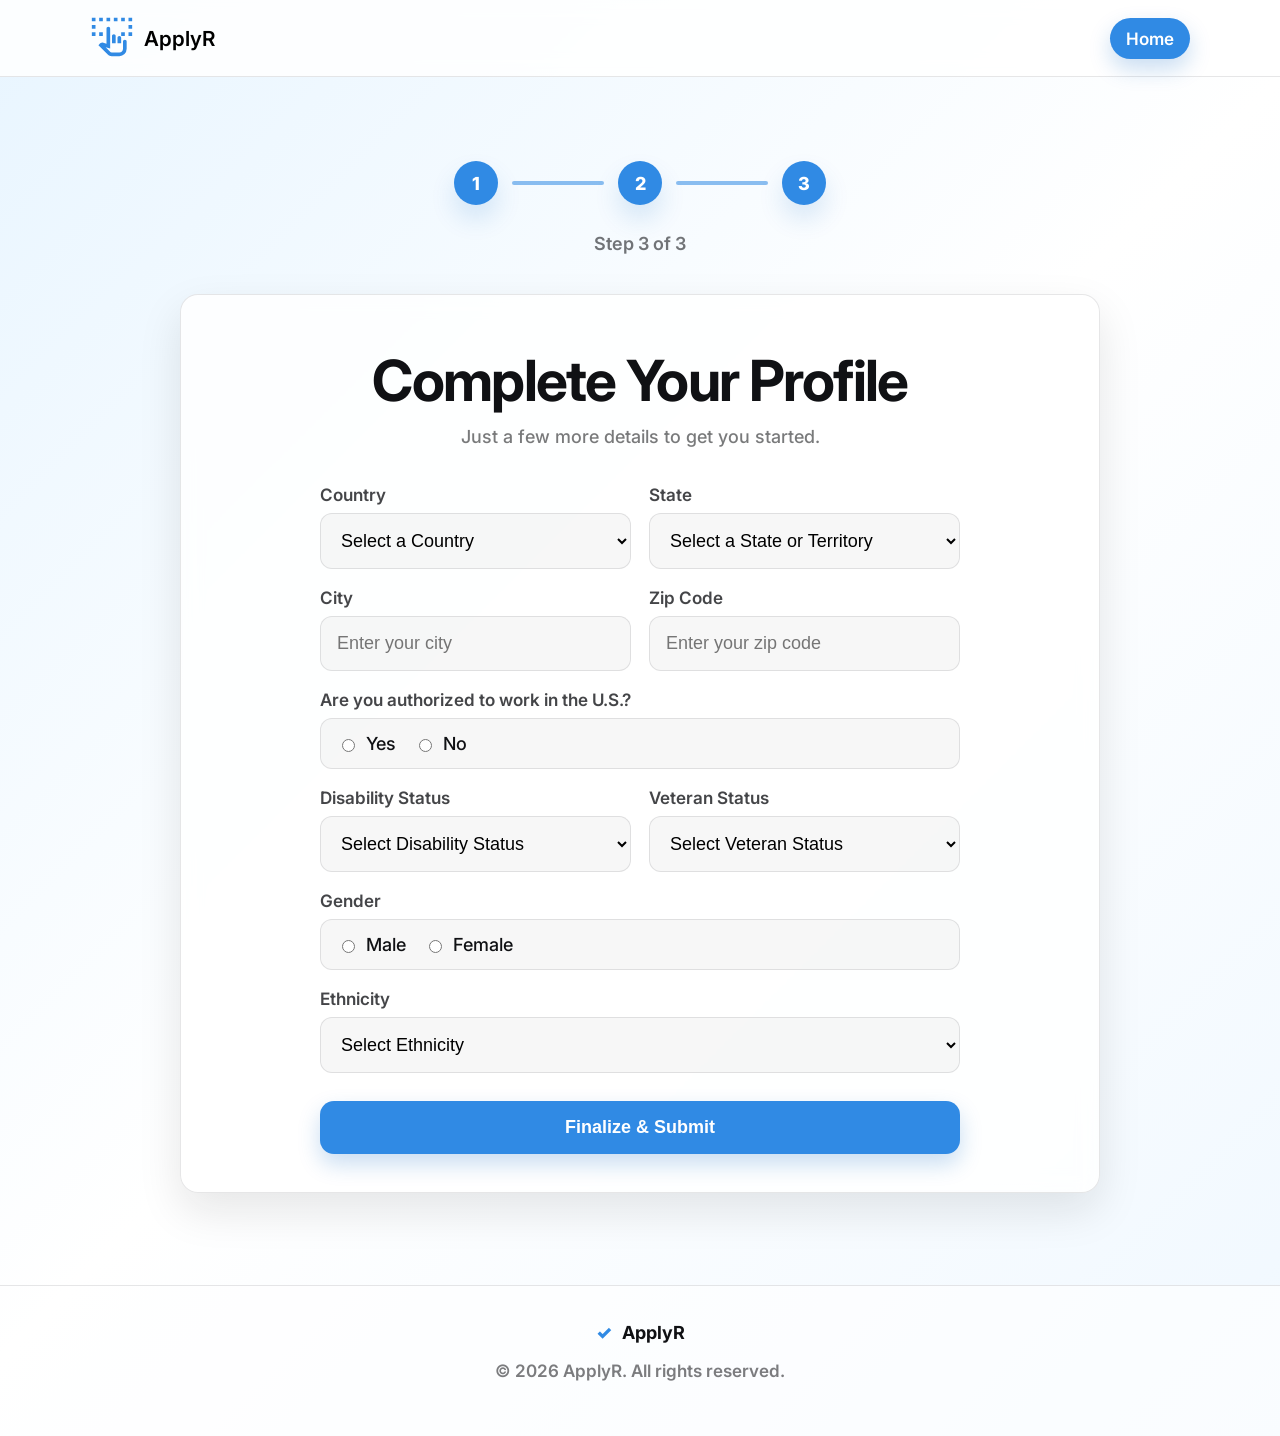
<file: frontend/details.html>
<!DOCTYPE html>
<html lang="en">
<head>
    <meta charset="UTF-8">
    <meta name="viewport" content="width=device-width, initial-scale=1.0">
    <title>ApplyR Details</title>
    <link rel="stylesheet" href="details.css">
</head>
<body>

<!-- HEADER -->
  <header class="site-header">
    <div class="header-box">
      <div class="header-box-left">
        <a href="index.html" aria-label="ApplyR home">
          <svg class="brand-icon" xmlns="http://www.w3.org/2000/svg" height="44" viewBox="0 -960 960 960" width="44" fill="currentColor" aria-hidden="true">
            <path d="M40-480v-80h80v80H40Zm800 0v-80h80v80h-80ZM40-640v-80h80v80H40Zm800 0v-80h80v80h-80ZM40-800v-80h80v80H40Zm160 320v-80h80v80h-80Zm480 0v-80h80v80h-80Zm160-320v-80h80v80h-80Zm-640 0v-80h80v80h-80Zm160 0v-80h80v80h-80Zm160 0v-80h80v80h-80Zm160 0v-80h80v80h-80ZM473-40q-24 0-46-9t-39-26L184-280l33-34q14-14 34-19t40 0l69 20v-327q0-17 11.5-28.5T400-680q17 0 28.5 11.5T440-640v433l-98-28 103 103q6 6 13 9t15 3h167q33 0 56.5-23.5T720-200v-160q0-17 11.5-28.5T760-400q17 0 28.5 11.5T800-360v160q0 66-47 113T640-40H473Zm7-280v-160q0-17 11.5-28.5T520-520q17 0 28.5 11.5T560-480v160h-80Zm120 0v-120q0-17 11.5-28.5T640-480q17 0 28.5 11.5T680-440v120h-80Zm40 200H445h195Z"/>
          </svg>
        </a>
        <a href="index.html" class="brand">ApplyR</a>
      </div>

      <div class="header-box-right">
        <a class="btn btn-primary" href="index.html">Home</a>
      </div>
    </div>
  </header>

<main class="register">
    <div class="container">

        <div class="register-step">
            <div class="step-track">
                <div class="step-dot done">1</div>
                <div class="step-line"></div>
                <div class="step-dot current">2</div>
                <div class="step-line"></div>
                <div class="step-dot current">3</div>
            </div>
            <p class="step-caption">Step 3 of 3</p>
        </div>

        <section class="register-card" data-reveal>
            <h1 class="register-title">Complete Your Profile</h1>
            <p class="register-subtitle">
                Just a few more details to get you started.
            </p>

            <form id="details-form" class="register-form">

                <div class="grid-two">
                    <div class="field">
                        <label class="field-label" for="country">Country</label>
                        <select class="field-input" name="country" id="country" required>
                            <option value="">Select a Country</option>
                            <option value="United States">United States</option>
                            <option value="Canada">Canada</option>
                            <option value="Mexico">Mexico</option>
                            <option value="United Kingdom">United Kingdom</option>
                            <option value="Australia">Australia</option>
                            <option value="Brazil">Brazil</option>
                            <option value="China">China</option>
                            <option value="France">France</option>
                            <option value="Germany">Germany</option>
                            <option value="India">India</option>
                            <option value="Ireland">Ireland</option>
                            <option value="Italy">Italy</option>
                            <option value="Japan">Japan</option>
                            <option value="Netherlands">Netherlands</option>
                            <option value="New Zealand">New Zealand</option>
                            <option value="Nigeria">Nigeria</option>
                            <option value="South Korea">South Korea</option>
                            <option value="Spain">Spain</option>
                            <option value="Sweden">Sweden</option>
                        </select>
                    </div>

                    <div class="field">
                        <label class="field-label" for="state">State</label>
                        <select class="field-input" name="state" id="state" required>
                            <option value="">Select a State or Territory</option>
                            <option value="Alabama">Alabama</option>
                            <option value="Alaska">Alaska</option>
                            <option value="Arizona">Arizona</option>
                            <option value="Arkansas">Arkansas</option>
                            <option value="California">California</option>
                            <option value="Colorado">Colorado</option>
                            <option value="Connecticut">Connecticut</option>
                            <option value="Delaware">Delaware</option>
                            <option value="District of Columbia">District of Columbia</option>
                            <option value="Florida">Florida</option>
                            <option value="Georgia">Georgia</option>
                            <option value="Hawaii">Hawaii</option>
                            <option value="Idaho">Idaho</option>
                            <option value="Illinois">Illinois</option>
                            <option value="Indiana">Indiana</option>
                            <option value="Iowa">Iowa</option>
                            <option value="Kansas">Kansas</option>
                            <option value="Kentucky">Kentucky</option>
                            <option value="Louisiana">Louisiana</option>
                            <option value="Maine">Maine</option>
                            <option value="Maryland">Maryland</option>
                            <option value="Massachusetts">Massachusetts</option>
                            <option value="Michigan">Michigan</option>
                            <option value="Minnesota">Minnesota</option>
                            <option value="Mississippi">Mississippi</option>
                            <option value="Missouri">Missouri</option>
                            <option value="Montana">Montana</option>
                            <option value="Nebraska">Nebraska</option>
                            <option value="Nevada">Nevada</option>
                            <option value="New Hampshire">New Hampshire</option>
                            <option value="New Jersey">New Jersey</option>
                            <option value="New Mexico">New Mexico</option>
                            <option value="New York">New York</option>
                            <option value="North Carolina">North Carolina</option>
                            <option value="North Dakota">North Dakota</option>
                            <option value="Ohio">Ohio</option>
                            <option value="Oklahoma">Oklahoma</option>
                            <option value="Oregon">Oregon</option>
                            <option value="Pennsylvania">Pennsylvania</option>
                            <option value="Rhode Island">Rhode Island</option>
                            <option value="South Carolina">South Carolina</option>
                            <option value="South Dakota">South Dakota</option>
                            <option value="Tennessee">Tennessee</option>
                            <option value="Texas">Texas</option>
                            <option value="Utah">Utah</option>
                            <option value="Vermont">Vermont</option>
                            <option value="Virginia">Virginia</option>
                            <option value="Washington">Washington</option>
                            <option value="West Virginia">West Virginia</option>
                            <option value="Wisconsin">Wisconsin</option>
                            <option value="Wyoming">Wyoming</option>
                        </select>
                    </div>
                </div>

                <div class="grid-two">
                    <div class="field">
                        <label class="field-label" for="city">City</label>
                        <input class="field-input" type="text" id="city" name="city" placeholder="Enter your city" required>
                    </div>

                    <div class="field">
                        <label class="field-label" for="zip-code">Zip Code</label>
                        <input class="field-input" type="text" id="zip-code" name="zip-code" placeholder="Enter your zip code" required>
                    </div>
                </div>

                <div class="field">
                    <label class="field-label">Are you authorized to work in the U.S.?</label>
                    <div class="radio-group">
                        <label>
                            <input type="radio" name="work-authorization" value="Yes" required>
                            Yes
                        </label>

                        <label>
                            <input type="radio" name="work-authorization" value="No">
                            No
                        </label>
                    </div>
                </div>

                <div class="grid-two">
                    <div class="field">
                        <label class="field-label" for="disability">Disability Status</label>
                        <select class="field-input" name="disability" id="disability" required>
                            <option value="">Select Disability Status</option>
                            <option value="Yes">Yes</option>
                            <option value="No">No</option>
                            <option value="I Prefer Not to Say">I Prefer Not to Say</option>
                        </select>
                    </div>

                    <div class="field">
                        <label class="field-label" for="veteran">Veteran Status</label>
                        <select class="field-input" name="veteran" id="veteran" required>
                            <option value="">Select Veteran Status</option>
                            <option value="Yes">Yes</option>
                            <option value="No">No</option>
                            <option value="Protected Veteran">Protected Veteran</option>
                            <option value="Recently Separated Veteran">Recently Separated Veteran</option>
                            <option value="Disabled Veteran">Disabled Veteran</option>
                            <option value="I Prefer Not to Say">I Prefer Not to Say</option>
                        </select>
                    </div>
                </div>

                <div class="field">
                    <label class="field-label">Gender</label>
                    <div class="radio-group">
                        <label>
                            <input type="radio" name="gender" value="Male" required>
                            Male
                        </label>

                        <label>
                            <input type="radio" name="gender" value="Female">
                            Female
                        </label>
                    </div>
                </div>

                <div class="field">
                    <label class="field-label" for="ethnicity">Ethnicity</label>
                    <select class="field-input" name="ethnicity" id="ethnicity" required>
                        <option value="">Select Ethnicity</option>
                        <option value="American Indian or Alaska Native">American Indian or Alaska Native</option>
                        <option value="Asian">Asian</option>
                        <option value="Black or African American">Black or African American</option>
                        <option value="Hispanic or Latino">Hispanic or Latino</option>
                        <option value="Native Hawaiian or Other Pacific Islander">Native Hawaiian or Other Pacific Islander</option>
                        <option value="White">White</option>
                        <option value="Two or More Races">Two or More Races</option>
                        <option value="Other">Other</option>
                        <option value="I Prefer Not to Say">I Prefer Not to Say</option>
                    </select>
                </div>

                <button class="btn btn-primary register-submit" type="submit">
                    Finalize & Submit
                </button>

            </form>
        </section>
    </div>
</main>

<footer class="footer">
    <div class="footer-inner">
        <div class="footer-brand">
            <span class="brand-icon small">✓</span>
            <strong>ApplyR</strong>
        </div>
        <p class="footer-copy">© 2026 ApplyR. All rights reserved.</p>
    </div>
</footer>

<script src="details.js"></script>
</body>
</html>
</file>
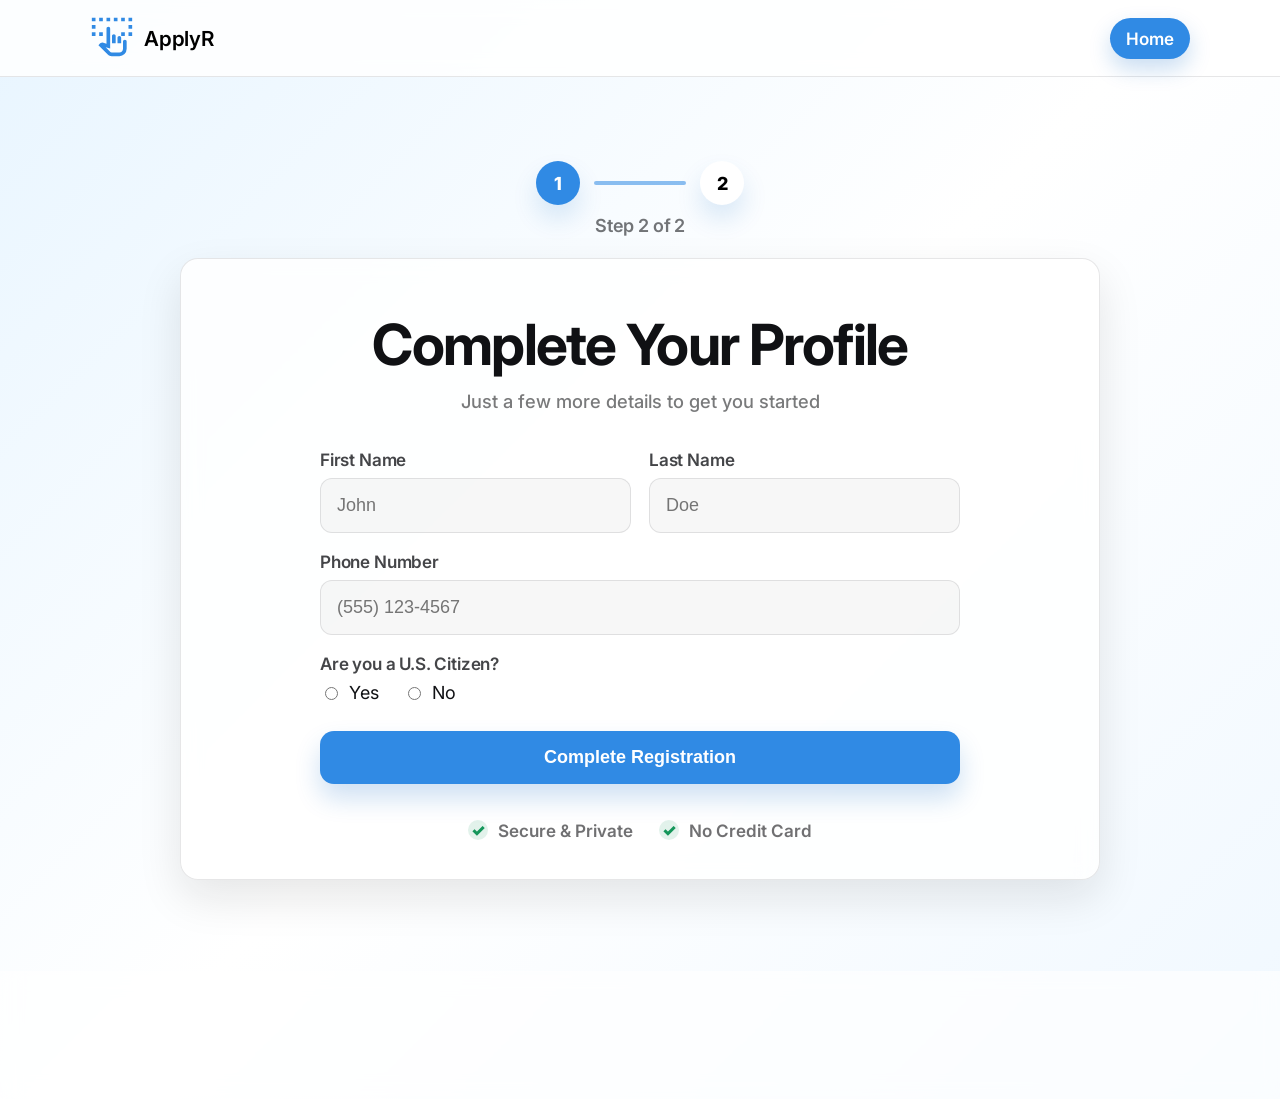
<file: frontend/legal.html>
<!DOCTYPE html>
<html lang="en">
<head>
  <meta charset="UTF-8" />
  <meta name="viewport" content="width=device-width, initial-scale=1.0" />
  <title>ApplyR • Complete Registration</title>
  <link rel="stylesheet" href="signup.css" />
</head>

<body>
  <!-- HEADER -->
  <header class="site-header">
    <div class="header-box">
      <div class="header-box-left">
        <a href="index.html" aria-label="ApplyR home">
          <svg class="brand-icon" xmlns="http://www.w3.org/2000/svg" height="44" viewBox="0 -960 960 960" width="44" fill="currentColor" aria-hidden="true">
            <path d="M40-480v-80h80v80H40Zm800 0v-80h80v80h-80ZM40-640v-80h80v80H40Zm800 0v-80h80v80h-80ZM40-800v-80h80v80H40Zm160 320v-80h80v80h-80Zm480 0v-80h80v80h-80Zm160-320v-80h80v80h-80Zm-640 0v-80h80v80h-80Zm160 0v-80h80v80h-80Zm160 0v-80h80v80h-80Zm160 0v-80h80v80h-80ZM473-40q-24 0-46-9t-39-26L184-280l33-34q14-14 34-19t40 0l69 20v-327q0-17 11.5-28.5T400-680q17 0 28.5 11.5T440-640v433l-98-28 103 103q6 6 13 9t15 3h167q33 0 56.5-23.5T720-200v-160q0-17 11.5-28.5T760-400q17 0 28.5 11.5T800-360v160q0 66-47 113T640-40H473Zm7-280v-160q0-17 11.5-28.5T520-520q17 0 28.5 11.5T560-480v160h-80Zm120 0v-120q0-17 11.5-28.5T640-480q17 0 28.5 11.5T680-440v120h-80Zm40 200H445h195Z"/>
          </svg>
        </a>
        <a href="index.html" class="brand">ApplyR</a>
      </div>

      <div class="header-box-right">
        <a class="btn btn-primary" href="index.html">Home</a>
      </div>
    </div>
  </header>

  <main>
    <section class="register">
      <div class="container">

        <!-- Step header (outside card, centered like figma) -->
        <div class="register-step">
          <div class="step-track" aria-hidden="true">
            <div class="step-dot done">1</div>
            <div class="step-line"></div>
            <div class="step-dot current" id="step-2">2</div>
          </div>
          <div class="step-caption">Step 2 of 2</div>
        </div>

        <!-- Main card -->
        <div class="register-card">
          <p class="register-title">Complete Your Profile</p>
          <p class="register-subtitle">Just a few more details to get you started</p>

          <form id="signupForm" class="register-form" autocomplete="on">
            <div class="grid-two">
              <div class="field">
                <label class="field-label" for="firstName">First Name</label>
                <input class="field-input field-input-square" id="firstName" name="firstName" type="text" placeholder="John" required />
              </div>

              <div class="field">
                <label class="field-label" for="lastName">Last Name</label>
                <input class="field-input field-input-square" id="lastName" name="lastName" type="text" placeholder="Doe" required />
              </div>
            </div>

            <div class="field">
              <label class="field-label" for="phoneNumber">Phone Number</label>
              <input class="field-input field-input-square" id="phoneNumber" name="phoneNumber" type="tel" placeholder="(555) 123-4567" required />
            </div>

            <div class="field">
              <label class="field-label">Are you a U.S. Citizen?</label>
              <div style="display: flex; gap: 24px;">
                  <div style="display: flex; align-items: center; gap: 8px;">
                      <input type="radio" id="option1" name="usCitizen" value="yes">
                      <label for="option1">Yes</label>
                  </div>
                  <div style="display: flex; align-items: center; gap: 8px;">
                      <input type="radio" id="option2" name="usCitizen" value="no">
                      <label for="option2">No</label>
                  </div>
              </div>
            </div>

            <button class="btn btn-primary register-submit" type="submit">
              Complete Registration
            </button>

            <div class="register-trust">
              <div class="trust-chip">
                <span class="chip-check">✓</span>
                <span>Secure &amp; Private</span>
              </div>
              <div class="trust-chip">
                <span class="chip-check">✓</span>
                <span>No Credit Card</span>
              </div>
            </div>
          </form>
        </div>

      </div>
    </section>
  </main>

  <!-- FOOTER -->
  <footer class="footer">
    <div class="container footer-inner">
      <div class="footer-brand">
        <svg class="brand-icon small" xmlns="http://www.w3.org/2000/svg" height="22" viewBox="0 -960 960 960" width="22" fill="currentColor" aria-hidden="true">
          <path d="M40-480v-80h80v80H40Zm800 0v-80h80v80h-80ZM40-640v-80h80v80H40Zm800 0v-80h80v80h-80ZM40-800v-80h80v80H40Zm160 320v-80h80v80h-80Zm480 0v-80h80v80h-80Zm160-320v-80h80v80h-80Zm-640 0v-80h80v80h-80Zm160 0v-80h80v80h-80Zm160 0v-80h80v80h-80Zm160 0v-80h80v80h-80ZM473-40q-24 0-46-9t-39-26L184-280l33-34q14-14 34-19t40 0l69 20v-327q0-17 11.5-28.5T400-680q17 0 28.5 11.5T440-640v433l-98-28 103 103q6 6 13 9t15 3h167q33 0 56.5-23.5T720-200v-160q0-17 11.5-28.5T760-400q17 0 28.5 11.5T800-360v160q0 66-47 113T640-40H473Zm7-280v-160q0-17 11.5-28.5T520-520q17 0 28.5 11.5T560-480v160h-80Zm120 0v-120q0-17 11.5-28.5T640-480q17 0 28.5 11.5T680-440v120h-80Zm40 200H445h195Z"/>
        </svg>
        <span class="brand">ApplyR</span>
      </div>

      <div class="footer-copy">© 2026 ApplyR. All rights reserved.</div>
    </div>
  </footer>

  <script src="style.js" defer></script>
</body>
</html>
</file>
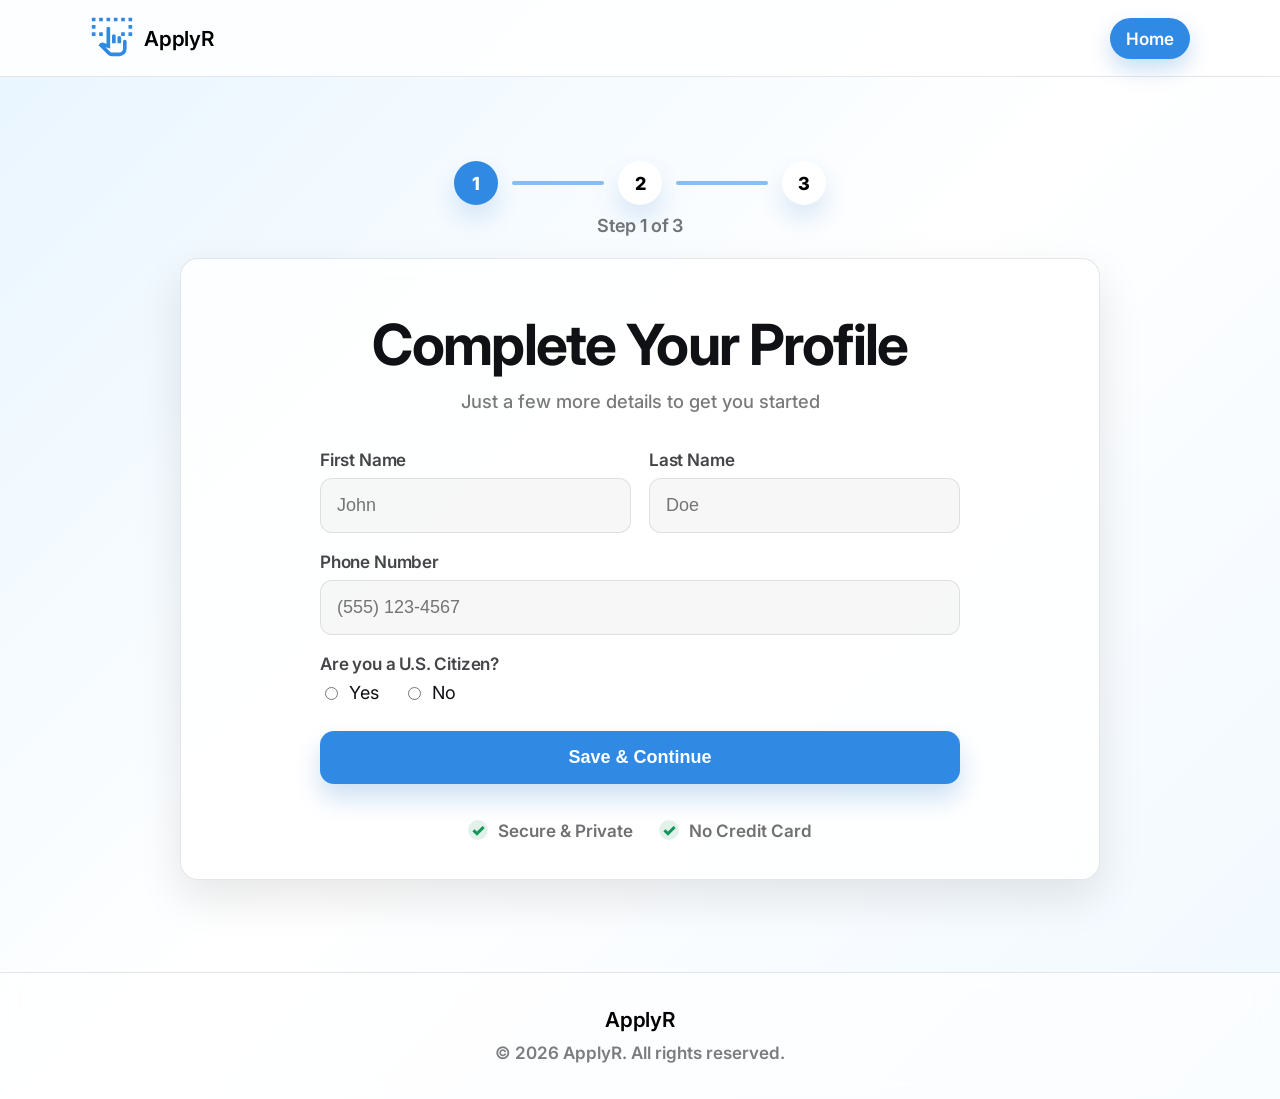
<file: frontend/signup.html>
<!DOCTYPE html>
<html lang="en">
<head>
  <meta charset="UTF-8" />
  <meta name="viewport" content="width=device-width, initial-scale=1.0" />
  <title>ApplyR • Complete Registration</title>
  <link rel="stylesheet" href="signup.css" />
</head>

<body>
  <!-- HEADER -->
  <header class="site-header">
    <div class="header-box">
      <div class="header-box-left">
        <a href="index.html" aria-label="ApplyR home">
          <svg class="brand-icon" xmlns="http://www.w3.org/2000/svg" height="44" viewBox="0 -960 960 960" width="44" fill="currentColor" aria-hidden="true">
            <path d="M40-480v-80h80v80H40Zm800 0v-80h80v80h-80ZM40-640v-80h80v80H40Zm800 0v-80h80v80h-80ZM40-800v-80h80v80H40Zm160 320v-80h80v80h-80Zm480 0v-80h80v80h-80Zm160-320v-80h80v80h-80Zm-640 0v-80h80v80h-80Zm160 0v-80h80v80h-80Zm160 0v-80h80v80h-80Zm160 0v-80h80v80h-80ZM473-40q-24 0-46-9t-39-26L184-280l33-34q14-14 34-19t40 0l69 20v-327q0-17 11.5-28.5T400-680q17 0 28.5 11.5T440-640v433l-98-28 103 103q6 6 13 9t15 3h167q33 0 56.5-23.5T720-200v-160q0-17 11.5-28.5T760-400q17 0 28.5 11.5T800-360v160q0 66-47 113T640-40H473Zm7-280v-160q0-17 11.5-28.5T520-520q17 0 28.5 11.5T560-480v160h-80Zm120 0v-120q0-17 11.5-28.5T640-480q17 0 28.5 11.5T680-440v120h-80Zm40 200H445h195Z"/>
          </svg>
        </a>
        <a href="index.html" class="brand">ApplyR</a>
      </div>

      <div class="header-box-right">
        <a class="btn btn-primary" href="index.html">Home</a>
      </div>
    </div>
  </header>

  <main>
    <section class="register">
      <div class="container">

        <div class="register-step">
          <div class="step-track" aria-hidden="true">
            <div class="step-dot done">1</div>
            <div class="step-line"></div>
            <div class="step-dot current" id="step-2">2</div>
            <div class="step-line"></div>
            <div class="step-dot current" id="step-2">3</div>
          </div>
          <div class="step-caption">Step 1 of 3</div>
        </div>

        <div class="register-card">
          <p class="register-title">Complete Your Profile</p>
          <p class="register-subtitle">Just a few more details to get you started</p>

          <form id="signupForm" class="register-form" autocomplete="on">

            <div class="grid-two">
              <div class="field">
                <label class="field-label" for="firstName">First Name</label>
                <input
                  class="field-input field-input-square"
                  id="firstName"
                  name="firstName"
                  type="text"
                  placeholder="John"
                  required
                />
              </div>

              <div class="field">
                <label class="field-label" for="lastName">Last Name</label>
                <input
                  class="field-input field-input-square"
                  id="lastName"
                  name="lastName"
                  type="text"
                  placeholder="Doe"
                  required
                />
              </div>
            </div>

            <div class="field">
              <label class="field-label" for="phoneNumber">Phone Number</label>
              <input
                class="field-input field-input-square"
                id="phoneNumber"
                name="phoneNumber"
                type="tel"
                placeholder="(555) 123-4567"
                required
              />
            </div>

            <div class="field">
              <label class="field-label">
                Are you a U.S. Citizen?
              </label>

              <div style="display:flex; gap:24px;">
                <div style="display:flex; align-items:center; gap:8px;">
                  <input
                    type="radio"
                    id="usCitizenYes"
                    name="usCitizen"
                    value="yes"
                    required
                  >
                  <label for="usCitizenYes">Yes</label>
                </div>

                <div style="display:flex; align-items:center; gap:8px;">
                  <input
                    type="radio"
                    id="usCitizenNo"
                    name="usCitizen"
                    value="no"
                  >
                  <label for="usCitizenNo">No</label>
                </div>
              </div>
            </div>

            <button class="btn btn-primary register-submit" type="submit">
              Save & Continue
            </button>

            <div class="register-trust">
              <div class="trust-chip">
                <span class="chip-check">✓</span>
                <span>Secure &amp; Private</span>
              </div>

              <div class="trust-chip">
                <span class="chip-check">✓</span>
                <span>No Credit Card</span>
              </div>
            </div>

          </form>
        </div>

      </div>
    </section>
  </main>

  <footer class="footer">
    <div class="container footer-inner">
      <div class="footer-brand">
        <span class="brand">ApplyR</span>
      </div>

      <div class="footer-copy">
        © 2026 ApplyR. All rights reserved.
      </div>
    </div>
  </footer>

  <script src="style.js" defer></script>
</body>
</html>
</file>
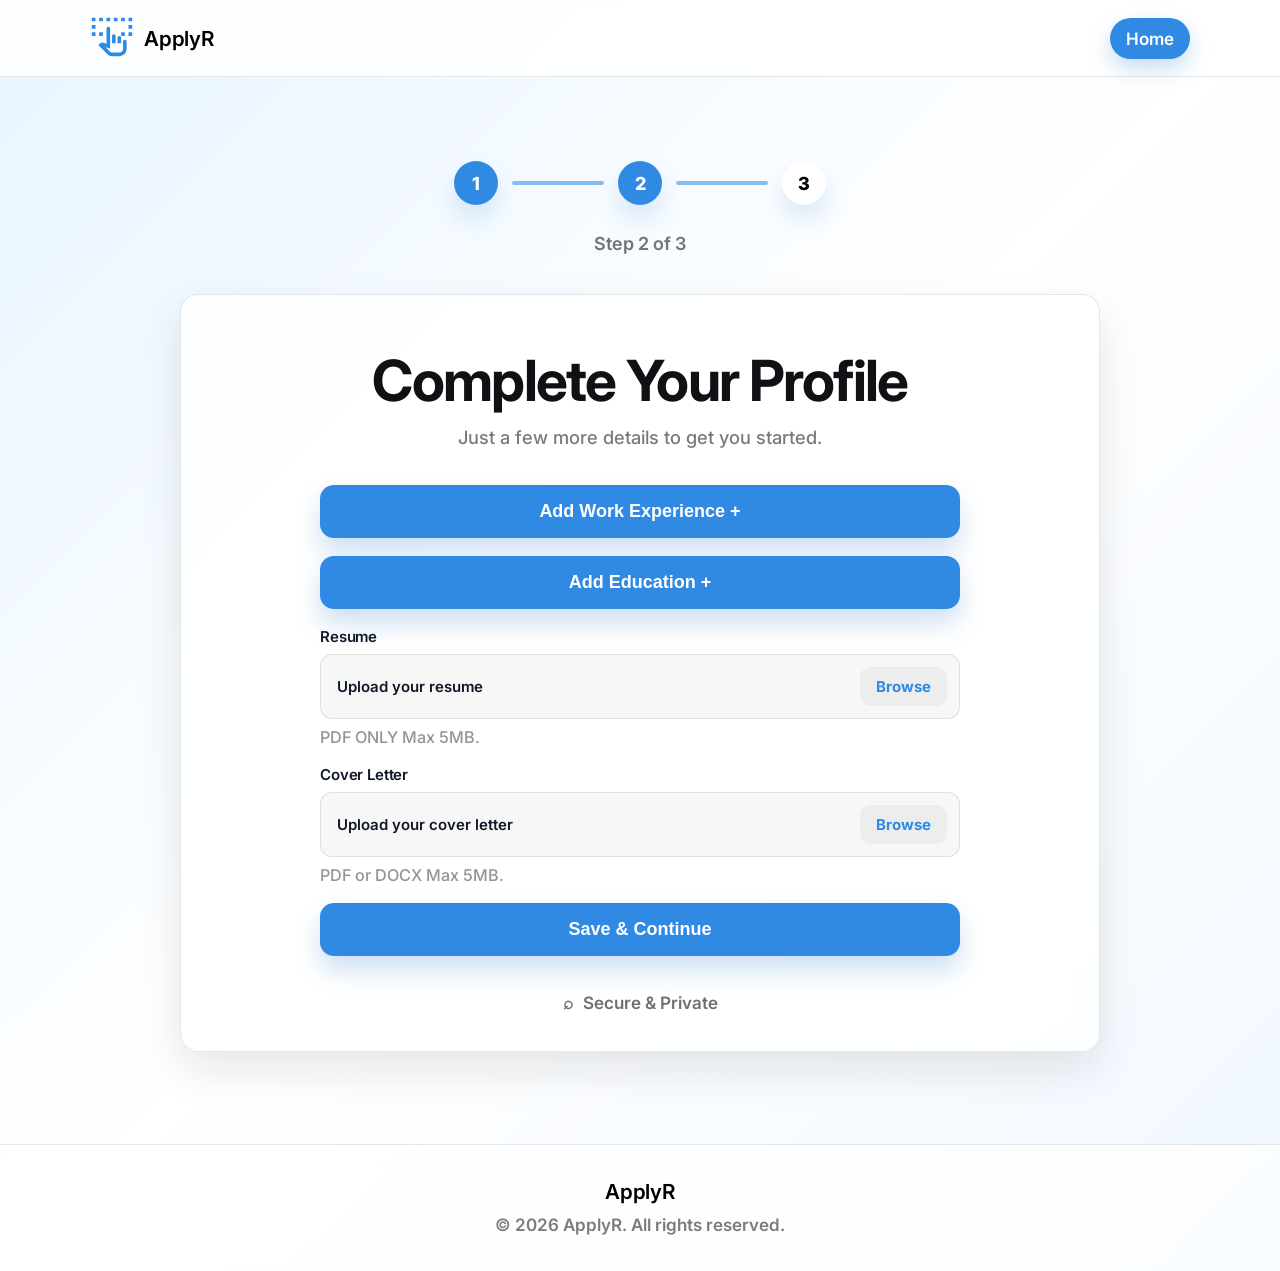
<file: frontend/skill.html>
<!DOCTYPE html>
<html lang="en">
<head>
  <meta charset="UTF-8" />
  <meta name="viewport" content="width=device-width, initial-scale=1.0" />
  <title>ApplyR • Tell Us About You</title>
  <link rel="stylesheet" href="skill.css" />
</head>

<body>
  <!-- HEADER -->
  <header class="site-header">
    <div class="header-box">
      <div class="header-box-left">
        <a href="index.html" aria-label="ApplyR home">
          <svg class="brand-icon" xmlns="http://www.w3.org/2000/svg" height="44" viewBox="0 -960 960 960" width="44" fill="currentColor" aria-hidden="true">
            <path d="M40-480v-80h80v80H40Zm800 0v-80h80v80h-80ZM40-640v-80h80v80H40Zm800 0v-80h80v80h-80ZM40-800v-80h80v80H40Zm160 320v-80h80v80h-80Zm480 0v-80h80v80h-80Zm160-320v-80h80v80h-80Zm-640 0v-80h80v80h-80Zm160 0v-80h80v80h-80Zm160 0v-80h80v80h-80Zm160 0v-80h80v80h-80ZM473-40q-24 0-46-9t-39-26L184-280l33-34q14-14 34-19t40 0l69 20v-327q0-17 11.5-28.5T400-680q17 0 28.5 11.5T440-640v433l-98-28 103 103q6 6 13 9t15 3h167q33 0 56.5-23.5T720-200v-160q0-17 11.5-28.5T760-400q17 0 28.5 11.5T800-360v160q0 66-47 113T640-40H473Zm7-280v-160q0-17 11.5-28.5T520-520q17 0 28.5 11.5T560-480v160h-80Zm120 0v-120q0-17 11.5-28.5T640-480q17 0 28.5 11.5T680-440v120h-80Zm40 200H445h195Z"/>
          </svg>
        </a>
        <a href="index.html" class="brand">ApplyR</a>
      </div>

      <div class="header-box-right">
        <a class="btn btn-primary" href="index.html">Home</a>
      </div>
    </div>
  </header>

  <main>
    <section class="register">
      <div class="register-step">
            <div class="step-track">
                <div class="step-dot done">1</div>
                <div class="step-line"></div>
                <div class="step-dot current">2</div>
                <div class="step-line"></div>
                <div class="step-dot" id="">3</div>
            </div>
            <p class="step-caption">Step 2 of 3</p>
        </div>

        <section class="register-card" data-reveal>
            <h1 class="register-title">Complete Your Profile</h1>
            <p class="register-subtitle">
                Just a few more details to get you started.
            </p>

          <form id="skillForm" class="register-form" autocomplete="on">

            <div id="work-experience-section">
              <button type="button" class="btn btn-primary register-submit" id="show-work-experience">
                Add Work Experience +
              </button>

              <div id="work-experience" class="hidden">
                <div id="work-experience-container"></div>

                <button type="button" class="btn btn-primary register-submit" id="continue-work-experience">
                  + Add More Work Experience
                </button>
              </div>
            </div>

            <div id="education-section">
              <button type="button" class="btn btn-primary register-submit" id="show-education">
                Add Education +
              </button>

              <div id="education" class="hidden">
                <div id="education-container"></div>

                <button type="button" class="btn btn-primary register-submit" id="continue-education">
                  + Add More Education
                </button>
              </div>
            </div>

            <div class="field">
              <label class="field-label" for="resume">Resume</label>
              <label class="upload-box" for="resume">
                <span id="resumeFileName">Upload your resume</span>
                <span class="browse-pill">Browse</span>
              </label>
              <input class="file-input" type="file" id="resume" name="resume" accept=".pdf,.docx" required />
              <p class="field-help">PDF ONLY Max 5MB.</p>
            </div>

            <div class="field">
              <label class="field-label" for="coverLetter">Cover Letter</label>
              <label class="upload-box" for="coverLetter">
                <span id="coverLetterFileName">Upload your cover letter</span>
                <span class="browse-pill">Browse</span>
              </label>
              <input class="file-input" type="file" id="coverLetter" name="cover_letter" accept=".pdf,.docx" required />
              <p class="field-help">PDF or DOCX Max 5MB.</p>
            </div>

            <button class="btn btn-primary register-submit" type="submit">
              Save & Continue
            </button>

            <div class="register-trust">
              <div class="trust-chip">
                <span class="chip-lock">⌕</span>
                <span>Secure &amp; Private</span>
              </div>
            </div>

          </form>
        </div>
      </div>
    </section>
  </main>

  <footer class="footer">
    <div class="container footer-inner">
      <div class="footer-brand">
        <span class="brand">ApplyR</span>
      </div>
      <div class="footer-copy">© 2026 ApplyR. All rights reserved.</div>
    </div>
  </footer>

  <script src="skill.js" defer></script>
</body>
</html>
</file>
<file: index.css>
@import url('https://fonts.googleapis.com/css2?family=Inter:wght@400;500;600;700&display=swap');

:root{
  --blue: #308ae4;
  --blue-2: #1f6fd1;
  --text: #101114;
  --muted: rgba(16,17,20,0.62);
  --border: rgba(16,17,20,0.10);

  --shadow-soft: 0 10px 24px rgba(16,17,20,0.06);
}

*{ box-sizing: border-box; }

html{
  font-family: Inter, system-ui, -apple-system, Segoe UI, Roboto, Arial, sans-serif;
  font-size: clamp(15px, 1.8vw, 18px);
  scroll-behavior: smooth;
}

body{
  margin: 0;
  color: var(--text);
  background: linear-gradient(135deg, #E8F5FF 0%, #FFFFFF 50%, #F0F8FF 100%);
}

/* ---------- Utilities ---------- */
.container{
  width: min(1100px, calc(100% - 32px));
  margin: 0 auto;
}

.break-mobile{ display: none; }
.break-desktop{ display: inline; }

/* ---------- Buttons ---------- */
.btn{
  border: none;
  border-radius: 999px;
  font-weight: 600;
  cursor: pointer;
  text-decoration: none;
  display: inline-flex;
  align-items: center;
  justify-content: center;
  transition: transform 160ms ease, box-shadow 160ms ease, opacity 160ms ease, filter 160ms ease;
  user-select: none;
}

.btn:hover{ transform: translateY(-1px); }
.btn:active{ transform: translateY(0); opacity: 0.96; }

.btn-primary{
  background: var(--blue);
  color: white;
  box-shadow: 0 10px 22px rgba(10,102,194,0.22);
  padding: 10px 16px;
  font-size: 0.95rem;
}

.btn-primary:hover{
  filter: brightness(0.98);
  box-shadow: 0 14px 28px rgba(10,102,194,0.26);
}

.btn-google{
  background: rgba(255,255,255,0.95);
  color: var(--text);
  border: 1px solid rgba(16,17,20,0.14);
  box-shadow: var(--shadow-soft);
  padding: 16px 22px;
  height: 59px;
}

.btn-google:hover{
  filter: brightness(0.99);
  box-shadow: 0 14px 28px rgba(16,17,20,0.10);
}

.btn-cta{
  width: min(360px, 92vw);
  padding: 16px 22px;
  font-size: 1.05rem;
}

.google-icon{
  display: inline-flex;
  align-items: center;
  justify-content: center;
  margin-right: 10px;
}

/* ---------- HEADER ---------- */
.site-header{
  position: sticky;
  top: 0;
  z-index: 10;
  background: rgba(255,255,255,0.86);
  backdrop-filter: blur(10px);
  border-bottom: 1px solid var(--border);
}

.header-box{
  width: min(1100px, calc(100% - 32px));
  margin: 0 auto;
  padding: 14px 0;
  display: flex;
  align-items: center;
  justify-content: space-between;
}

.header-box-left{
  display: flex;
  align-items: center;
  gap: 10px;
}

.header-box-right{ }

.brand-icon{ color: var(--blue); }

.brand{
  font-weight: 600;
  font-size: 1.15rem;
  letter-spacing: -0.01em;
  text-decoration: none;
  cursor: pointer;
  color: black;
}

/* ---------- HERO ---------- */
.hero{ padding: 84px 0 46px; }

.hero-inner{ text-align: center; }

.hero-title{
  margin: 0 0 14px;
  line-height: 1.05;
  letter-spacing: -0.04em;
  font-weight: 700;
  font-size: clamp(2.2rem, 6vw, 4.8rem);
}

.hero-accent{ color: var(--blue-2); }

.hero-subtitle{
  margin: 0 auto 26px;
  max-width: 46ch;
  color: var(--muted);
  line-height: 1.55;
  font-size: clamp(1rem, 2.3vw, 1.35rem);
}

.cta-row{
  display: flex;
  align-items: center;
  justify-content: center;
  gap: 14px;
  flex-wrap: wrap;
  margin-top: 18px;
}

/* ---------- STATS ---------- */
.stats{ padding: 34px 0 26px; }

.stats-grid{
  display: grid;
  grid-template-columns: repeat(3, 1fr);
  gap: 18px;
  align-items: center;
  text-align: center;
}

.stat{ padding: 18px 10px; }

.stat-value{
  font-weight: 700;
  color: var(--blue);
  letter-spacing: -0.02em;
  font-size: clamp(2.2rem, 5vw, 3.4rem);
  line-height: 1;
  margin-bottom: 8px;
}

.stat-label{
  color: var(--muted);
  font-weight: 500;
}

/* ---------- HOW IT WORKS ---------- */
.how{ padding: 56px 0 76px; }

.section-title{
  margin: 0 0 34px;
  text-align: center;
  font-weight: 700;
  letter-spacing: -0.03em;
  font-size: clamp(1.8rem, 4.2vw, 3rem);
}

.section-accent{ color: var(--blue); }

.how-grid{
  display: grid;
  grid-template-columns: repeat(3, 1fr);
  gap: 32px;
  text-align: center;
}

.how-card{ padding: 10px 8px 0; }

.step-pill{
  width: 66px;
  height: 66px;
  border-radius: 999px;
  margin: 0 auto 16px;
  display: grid;
  place-items: center;
  font-weight: 700;
  background: var(--blue);
  color: #fff;
  box-shadow: 0 14px 26px rgba(10,102,194,0.20);
  transition: transform 160ms ease, box-shadow 160ms ease;
}

.how-card:hover .step-pill{
  transform: translateY(-2px);
  box-shadow: 0 18px 32px rgba(10,102,194,0.24);
}

.how-title{
  margin: 0 0 10px;
  font-size: 1.15rem;
  font-weight: 700;
  letter-spacing: -0.01em;
}

.how-text{
  margin: 0 auto;
  max-width: 34ch;
  color: var(--muted);
  line-height: 1.55;
}

/* ---------- WAITLIST ---------- */
.waitlist{
  padding: 80px 0 70px;
  background: linear-gradient(
    180deg,
    rgba(232,245,255,0.0) 0%,
    rgba(232,245,255,0.65) 22%,
    rgba(232,245,255,0.0) 100%
  );
}

.waitlist-title{
  text-align: center;
  margin: 0 0 12px;
  font-weight: 800;
  letter-spacing: -0.04em;
  font-size: clamp(2rem, 5.3vw, 3.6rem);
  line-height: 1.05;
}

.waitlist-subtitle{
  text-align: center;
  margin: 0 auto 28px;
  max-width: 52ch;
  color: var(--muted);
  font-size: clamp(1rem, 2.1vw, 1.2rem);
  line-height: 1.55;
}

.trust-row{
  display: flex;
  gap: 22px;
  justify-content: center;
  align-items: center;
  margin-top: 18px;
  flex-wrap: wrap;
}

.trust-item{
  display: flex;
  gap: 10px;
  align-items: center;
  color: var(--muted);
  font-weight: 600;
}

.check{
  width: 22px;
  height: 22px;
  border-radius: 999px;
  display: grid;
  place-items: center;
  background: rgba(20, 150, 90, 0.12);
  color: rgb(20, 150, 90);
  font-weight: 900;
}

/* ---------- FOOTER ---------- */
.footer{
  padding: 34px 0 36px;
  border-top: 1px solid var(--border);
  background: rgba(255,255,255,0.65);
  backdrop-filter: blur(10px);
}

.footer-inner{
  display: flex;
  align-items: center;
  justify-content: center;
  flex-direction: column;
  gap: 10px;
  text-align: center;
}

.footer-brand{
  display: flex;
  align-items: center;
  gap: 10px;
}

.brand-icon.small{ color: var(--blue); }

.footer-copy{
  color: rgba(16,17,20,0.55);
  font-weight: 600;
  font-size: 0.95rem;
}

/* ---------- Responsive ---------- */
@media (max-width: 860px){
  .how-grid{
    grid-template-columns: 1fr;
    gap: 28px;
  }
  .how-text{ max-width: 48ch; }
}

@media (max-width: 720px){
  .stats-grid{
    grid-template-columns: 1fr;
    gap: 8px;
  }

  .hero{ padding: 62px 0 34px; }

  .break-desktop{ display: none; }
  .break-mobile{ display: inline; }
}

@media (max-width: 520px){
  .cta-row .btn-cta{
    width: min(360px, 92vw);
    justify-content: center;
  }
}

@media (max-width: 420px){
  .header-box{
    padding: 12px 0;
    padding-top: 30px;
  }

  .btn-primary{ padding: 9px 14px; }
}



/* ---------- ERROR PAGE ---------- */
.error-main{
  min-height: calc(100vh - 140px); /* header + footer breathing room */
  display: grid;
  place-items: center;
  padding: 54px 0 64px;
}

.error{
  width: 100%;
}

.error-card{
  width: min(760px, 100%);
  margin: 0 auto;
  background: rgba(255,255,255,0.92);
  border: 1px solid var(--border);
  box-shadow: var(--shadow-soft);
  border-radius: 22px;
  padding: 44px 34px;
  text-align: center;
}

.error-title{
  margin: 0 0 14px;
  font-weight: 800;
  letter-spacing: -0.04em;
  font-size: clamp(2rem, 5.6vw, 3.4rem);
  line-height: 1.05;
}

.error-subtitle{
  margin: 0 auto 26px;
  max-width: 52ch;
  color: var(--muted);
  line-height: 1.6;
  font-size: clamp(1rem, 2.2vw, 1.2rem);
}

.error-actions{
  display: flex;
  justify-content: center;
  align-items: center;
}

.btn-home{
  width: min(360px, 92vw);
  padding: 14px 22px;
  font-size: 1.05rem;
  box-shadow: 0 14px 26px rgba(10,102,194,0.22);
}

/* a little tighter on mobile */
@media (max-width: 520px){
  .error-card{
    padding: 34px 18px;
    border-radius: 20px;
  }
}
</file>
<file: frontend/index.css>
@import url('https://fonts.googleapis.com/css2?family=Inter:wght@400;500;600;700&display=swap');

/* ============================================================
   TOKENS
   ============================================================ */
:root {
  --blue:        #308ae4;
  --blue-2:      #1f6fd1;
  --text:        #101114;
  --muted:       rgba(16, 17, 20, 0.62);
  --border:      rgba(16, 17, 20, 0.10);
  --shadow-soft: 0 10px 24px rgba(16, 17, 20, 0.06);
}


/* ============================================================
   RESET & BASE
   ============================================================ */
* {
  box-sizing: border-box;
}

html {
  font-family: Inter, system-ui, -apple-system, Segoe UI, Roboto, Arial, sans-serif;
  font-size: clamp(15px, 1.8vw, 18px);
  scroll-behavior: smooth;
}

body {
  margin: 0;
  color: var(--text);
  background: linear-gradient(135deg, #E8F5FF 0%, #FFFFFF 50%, #F0F8FF 100%);
}


/* ============================================================
   UTILITIES
   ============================================================ */
.container {
  width: min(1100px, calc(100% - 32px));
  margin: 0 auto;
}

.break-mobile  { display: none; }
.break-desktop { display: inline; }


/* ============================================================
   SCROLL REVEAL
   ============================================================ */
[data-reveal] {
  opacity: 0;
  transform: translateY(28px);
  transition:
    opacity  520ms cubic-bezier(0.22, 1, 0.36, 1),
    transform 520ms cubic-bezier(0.22, 1, 0.36, 1);
}

[data-reveal].visible {
  opacity: 1;
  transform: translateY(0);
}

[data-reveal-group] > *:nth-child(1) { transition-delay:   0ms; }
[data-reveal-group] > *:nth-child(2) { transition-delay:  80ms; }
[data-reveal-group] > *:nth-child(3) { transition-delay: 160ms; }


/* ============================================================
   BUTTONS
   ============================================================ */
.btn {
  border: none;
  border-radius: 999px;
  font-weight: 600;
  cursor: pointer;
  text-decoration: none;
  display: inline-flex;
  align-items: center;
  justify-content: center;
  transition:
    transform   160ms ease,
    box-shadow  160ms ease,
    opacity     160ms ease,
    filter      160ms ease;
  user-select: none;
}

.btn:hover  { transform: translateY(-1px); }
.btn:active { transform: translateY(0); opacity: 0.96; }

.btn-primary {
  background: var(--blue);
  color: white;
  box-shadow: 0 10px 22px rgba(10, 102, 194, 0.22);
  padding: 10px 16px;
  font-size: 0.95rem;
}

.btn-primary:hover {
  filter: brightness(0.98);
  box-shadow: 0 14px 28px rgba(10, 102, 194, 0.26);
}

.btn-google {
  background: rgba(255, 255, 255, 0.95);
  color: var(--text);
  border: 1px solid rgba(16, 17, 20, 0.14);
  box-shadow: var(--shadow-soft);
  padding: 16px 22px;
  height: 59px;
}

.btn-google:hover {
  filter: brightness(0.99);
  box-shadow: 0 14px 28px rgba(16, 17, 20, 0.10);
}

.btn-cta {
  width: min(360px, 92vw);
  padding: 16px 22px;
  font-size: 1.05rem;
}

.google-icon {
  display: inline-flex;
  align-items: center;
  justify-content: center;
  margin-right: 10px;
}

.cta-row {
  display: flex;
  align-items: center;
  justify-content: center;
  gap: 14px;
  flex-wrap: wrap;
  margin-top: 18px;
}


/* ============================================================
   HEADER
   ============================================================ */
.site-header {
  position: sticky;
  top: 0;
  z-index: 10;
  background: rgba(255, 255, 255, 0.86);
  backdrop-filter: blur(10px);
  border-bottom: 1px solid var(--border);
  transition: padding 300ms ease, background 300ms ease;
}

.site-header.scrolled {
  padding: 10px 12px;
  background: transparent;
  border-bottom: none;
  backdrop-filter: none;
}

.site-header.scrolled .header-box {
  width: calc(100% - 24px);
  background: rgba(255, 255, 255, 0.88);
  backdrop-filter: blur(16px);
  -webkit-backdrop-filter: blur(16px);
  border-radius: 999px;
  border: 1px solid var(--border);
  box-shadow: 0 8px 32px rgba(16, 17, 20, 0.10);
  padding: 10px 20px;
  transition: all 300ms ease;
}

.header-box {
  width: min(1100px, calc(100% - 32px));
  margin: 0 auto;
  padding: 14px 0;
  display: flex;
  align-items: center;
  justify-content: space-between;
}

.header-box-left {
  display: flex;
  align-items: center;
  gap: 10px;
}

.brand-icon { color: var(--blue); }

.brand {
  font-weight: 600;
  font-size: 1.15rem;
  letter-spacing: -0.01em;
  text-decoration: none;
  cursor: pointer;
  color: black;
}


/* ============================================================
   HERO
   ============================================================ */
.hero { padding: 84px 0 46px; }

.hero-inner { text-align: center; }

.hero-title {
  margin: 0 0 14px;
  line-height: 1.05;
  letter-spacing: -0.04em;
  font-weight: 700;
  font-size: clamp(2.2rem, 6vw, 4.8rem);
}

.hero-accent { color: var(--blue-2); }

.hero-subtitle {
  margin: 0 auto 26px;
  max-width: 46ch;
  color: var(--muted);
  line-height: 1.55;
  font-size: clamp(1rem, 2.3vw, 1.35rem);
}


/* ============================================================
   MARQUEE
   ============================================================ */
.marquee-section {
  padding: 10px 0 28px;
  text-align: center;
  overflow: hidden;
}

img {
  height: 40px;
  width: 40px;
}

.marquee-label {
  margin: 0 0 14px;
  color: var(--muted);
  font-size: 0.88rem;
  font-weight: 500;
  letter-spacing: 0.04em;
  text-transform: uppercase;
}

.marquee-track-wrapper {
  overflow: hidden;
  margin: 0 auto;
  mask-image: linear-gradient(
    to right,
    transparent 0%,
    black 15%,
    black 85%,
    transparent 100%
  );
  -webkit-mask-image: linear-gradient(
    to right,
    transparent 0%,
    black 15%,
    black 85%,
    transparent 100%
  );
}

.marquee-track {
  display: flex;
  gap: 64px;
  width: max-content;
  animation: marquee-scroll 12s linear infinite;
}

.marquee-item {
  display: flex;
  align-items: center;
  gap: 10px;
  color: var(--muted);
  font-weight: 600;
  font-size: 1rem;
  white-space: nowrap;
  padding: 6px 0;
}

.marquee-item svg {
  border-radius: 6px;
  flex-shrink: 0;
}

@keyframes marquee-scroll {
  from { transform: translateX(0); }
  to   { transform: translateX(-50%); }
}

@media (prefers-reduced-motion: reduce) {
  .marquee-track { animation: none; }
}


/* ============================================================
   STATS
   ============================================================ */
.stats { padding: 34px 0 26px; }

.stats-grid {
  display: grid;
  grid-template-columns: repeat(3, 1fr);
  gap: 18px;
  align-items: center;
  text-align: center;
}

.stat { padding: 18px 10px; }

.stat-value {
  font-weight: 700;
  color: var(--blue);
  letter-spacing: -0.02em;
  font-size: clamp(2.2rem, 5vw, 3.4rem);
  line-height: 1;
  margin-bottom: 8px;
}

.stat-label {
  color: var(--muted);
  font-weight: 500;
}


/* ============================================================
   HOW IT WORKS
   ============================================================ */
.how { padding: 56px 0 76px; }

.section-title {
  margin: 0 0 34px;
  text-align: center;
  font-weight: 700;
  letter-spacing: -0.03em;
  font-size: clamp(1.8rem, 4.2vw, 3rem);
}

.section-accent { color: var(--blue); }

.how-grid {
  display: grid;
  grid-template-columns: repeat(3, 1fr);
  gap: 32px;
  text-align: center;
}

.how-card { padding: 10px 8px 0; }

.step-pill {
  width: 66px;
  height: 66px;
  border-radius: 999px;
  margin: 0 auto 16px;
  display: grid;
  place-items: center;
  font-weight: 700;
  background: var(--blue);
  color: #fff;
  box-shadow: 0 14px 26px rgba(10, 102, 194, 0.20);
  transition: transform 160ms ease, box-shadow 160ms ease;
}

.how-card:hover .step-pill {
  transform: translateY(-2px);
  box-shadow: 0 18px 32px rgba(10, 102, 194, 0.24);
}

.how-title {
  margin: 0 0 10px;
  font-size: 1.15rem;
  font-weight: 700;
  letter-spacing: -0.01em;
}

.how-text {
  margin: 0 auto;
  max-width: 34ch;
  color: var(--muted);
  line-height: 1.55;
}


/* ============================================================
   WAITLIST
   ============================================================ */
.waitlist {
  padding: 80px 0 70px;
  background: linear-gradient(
    180deg,
    rgba(232, 245, 255, 0.00) 0%,
    rgba(232, 245, 255, 0.65) 22%,
    rgba(232, 245, 255, 0.00) 100%
  );
}

.waitlist-title {
  text-align: center;
  margin: 0 0 12px;
  font-weight: 800;
  letter-spacing: -0.04em;
  font-size: clamp(2rem, 5.3vw, 3.6rem);
  line-height: 1.05;
}

.waitlist-subtitle {
  text-align: center;
  margin: 0 auto 28px;
  max-width: 52ch;
  color: var(--muted);
  font-size: clamp(1rem, 2.1vw, 1.2rem);
  line-height: 1.55;
}

.trust-row {
  display: flex;
  gap: 22px;
  justify-content: center;
  align-items: center;
  margin-top: 18px;
  flex-wrap: wrap;
}

.trust-item {
  display: flex;
  gap: 10px;
  align-items: center;
  color: var(--muted);
  font-weight: 600;
}

.check {
  width: 22px;
  height: 22px;
  border-radius: 999px;
  display: grid;
  place-items: center;
  background: rgba(20, 150, 90, 0.12);
  color: rgb(20, 150, 90);
  font-weight: 900;
}


/* ============================================================
   FOOTER
   ============================================================ */
.footer {
  padding: 34px 0 36px;
  border-top: 1px solid var(--border);
  background: rgba(255, 255, 255, 0.65);
  backdrop-filter: blur(10px);
}

.footer-inner {
  display: flex;
  align-items: center;
  justify-content: center;
  flex-direction: column;
  gap: 10px;
  text-align: center;
}

.footer-brand {
  display: flex;
  align-items: center;
  gap: 10px;
}

.brand-icon.small { color: var(--blue); }

.footer-copy {
  color: rgba(16, 17, 20, 0.55);
  font-weight: 600;
  font-size: 0.95rem;
}


/* ============================================================
   ERROR PAGE
   ============================================================ */
.error-main {
  min-height: calc(100vh - 140px);
  display: grid;
  place-items: center;
  padding: 54px 0 64px;
}

.error { width: 100%; }

.error-card {
  width: min(760px, 100%);
  margin: 0 auto;
  background: rgba(255, 255, 255, 0.92);
  border: 1px solid var(--border);
  box-shadow: var(--shadow-soft);
  border-radius: 22px;
  padding: 44px 34px;
  text-align: center;
}

.error-title {
  margin: 0 0 14px;
  font-weight: 800;
  letter-spacing: -0.04em;
  font-size: clamp(2rem, 5.6vw, 3.4rem);
  line-height: 1.05;
}

.error-subtitle {
  margin: 0 auto 26px;
  max-width: 52ch;
  color: var(--muted);
  line-height: 1.6;
  font-size: clamp(1rem, 2.2vw, 1.2rem);
}

.error-actions {
  display: flex;
  justify-content: center;
  align-items: center;
}

.btn-home {
  width: min(360px, 92vw);
  padding: 14px 22px;
  font-size: 1.05rem;
  box-shadow: 0 14px 26px rgba(10, 102, 194, 0.22);
}


/* ============================================================
   RESPONSIVE — TABLET  (≤ 860px)
   ============================================================ */
@media (max-width: 860px) {
  .how-grid {
    grid-template-columns: 1fr;
    gap: 28px;
  }

  .how-text { max-width: 48ch; }
}


/* ============================================================
   RESPONSIVE — MOBILE  (≤ 720px)
   ============================================================ */
@media (max-width: 720px) {

  .hero { padding: 72px 0 60px; }

  .hero-title {
    font-size: clamp(2.6rem, 10vw, 3.4rem);
    letter-spacing: -0.03em;
    line-height: 1.08;
    margin-bottom: 20px;
  }

  .hero-subtitle {
    font-size: 1.1rem;
    margin-bottom: 36px;
    max-width: 38ch;
  }

  .cta-row { margin-top: 0; }

  .btn-cta {
    width: min(340px, 88vw);
    height: 62px;
    font-size: 1.1rem;
  }

  /* Stats — vertical stack */
  .stat { padding: 32px 10px; }

  .stats-grid {
    grid-template-columns: 1fr;
    gap: 0;
    max-width: 320px;
    margin: 0 auto;
  }

  .stat-value {
  font-size: clamp(3.2rem, 12vw, 4rem);
  margin-bottom: 8px;
}

  .stat-label {
    font-size: 1.15rem;
    line-height: 1.4;
  }

  .how { padding: 64px 0 72px; }

  .section-title {
    font-size: clamp(1.9rem, 7.5vw, 2.4rem);
    margin-bottom: 42px;
  }

  .how-grid { gap: 40px; }

  .how-card { padding: 0 8px; }

  .step-pill {
    width: 58px;
    height: 58px;
    font-size: 1.1rem;
    margin-bottom: 14px;
  }

  .how-title {
    font-size: 1.2rem;
    margin-bottom: 10px;
  }

  .how-text {
    font-size: 1rem;
    max-width: 44ch;
  }

  .waitlist { padding: 80px 0 80px; }

  .waitlist-title {
    font-size: clamp(2.1rem, 8.5vw, 2.8rem);
    margin-bottom: 16px;
  }

  .waitlist-subtitle {
    font-size: 1.05rem;
    margin-bottom: 36px;
  }

  .trust-row { margin-top: 24px; }

  .footer { padding: 44px 0 48px; }

  .break-desktop { display: none; }
  .break-mobile  { display: inline; }
}


/* ============================================================
   RESPONSIVE — SMALL MOBILE  (≤ 520px)
   ============================================================ */
@media (max-width: 520px) {
  .cta-row .btn-cta {
    width: min(360px, 92vw);
    justify-content: center;
  }

  .error-card {
    padding: 34px 18px;
    border-radius: 20px;
  }
}


/* ============================================================
   RESPONSIVE — TINY  (≤ 420px)
   ============================================================ */
@media (max-width: 420px) {
  .header-box {
    padding: 12px 0;
    padding-top: 30px;
  }

  .btn-primary { padding: 9px 14px; }
}


/* ============================================================
   RESPONSIVE — XS  (≤ 400px)
   ============================================================ */
@media (max-width: 400px) {
  .hero       { padding: 60px 0 52px; }
  .hero-title { font-size: 2.4rem; }
  .stat-value { font-size: 2.2rem; }
  .stat-label { font-size: 0.92rem; }
  .stat-value { font-size: 2.8rem; }
  .stat-label { font-size: 1.05rem; }
}
</file>
<file: complete.css>
@import url('https://fonts.googleapis.com/css2?family=Inter:wght@400;500;600;700&display=swap');

:root{
  --blue: #308ae4;
  --blue-2: #1f6fd1;
  --text: #101114;
  --border: rgba(16,17,20,0.10);
}

*{ box-sizing: border-box; }

html{
  font-family: Inter, system-ui, -apple-system, Segoe UI, Roboto, Arial, sans-serif;
  font-size: clamp(15px, 1.8vw, 18px);
}

body{
  margin: 0;
  color: var(--text);
  background: linear-gradient(135deg, #E8F5FF 0%, #FFFFFF 50%, #F0F8FF 100%);
}

/* ---------- Utilities ---------- */
.container{
  width: min(1100px, calc(100% - 32px));
  margin: 0 auto;
}

/* ---------- Buttons (header + CTA) ---------- */
.btn{
  border: none;
  border-radius: 999px;
  font-weight: 600;
  cursor: pointer;
  text-decoration: none;
  display: inline-flex;
  align-items: center;
  justify-content: center;
  transition: transform 160ms ease, box-shadow 160ms ease, opacity 160ms ease, filter 160ms ease;
  user-select: none;
}

.btn:hover{ transform: translateY(-1px); }
.btn:active{ transform: translateY(0); opacity: 0.96; }

.btn-primary{
  background: var(--blue);
  color: white;
  box-shadow: 0 10px 22px rgba(10,102,194,0.22);
  padding: 10px 16px;
  font-size: 0.95rem;
}

.btn-primary:hover{
  filter: brightness(0.98);
  box-shadow: 0 14px 28px rgba(10,102,194,0.26);
}

.btn-complete{
  padding: 14px 22px;
  font-size: 1rem;
  gap: 10px;
}

.btn-arrow{
  display: inline-flex;
  transform: translateY(-1px);
}

/* ---------- HEADER ---------- */
.site-header{
  position: sticky;
  top: 0;
  z-index: 10;
  background: rgba(255,255,255,0.86);
  backdrop-filter: blur(10px);
  border-bottom: 1px solid var(--border);
}

.header-box{
  width: min(1100px, calc(100% - 32px));
  margin: 0 auto;
  padding: 14px 0;
  display: flex;
  align-items: center;
  justify-content: space-between;
}

.header-box-left{
  display: flex;
  align-items: center;
  gap: 10px;
}

.brand-icon{ color: var(--blue); }

.brand{
  font-weight: 600;
  font-size: 1.15rem;
  letter-spacing: -0.01em;
  text-decoration: none;
  cursor: pointer;
  color: black;
}

/* ---------- COMPLETE ---------- */
.complete{
  padding: 74px 0 90px;
}

.complete-card{
  width: min(920px, 100%);
  margin: 0 auto;
  background: rgba(255,255,255,0.82);
  border: 1px solid var(--border);
  backdrop-filter: blur(10px);
  box-shadow: 0 18px 44px rgba(16,17,20,0.10);
  border-radius: 18px;
  padding: 54px 44px 44px;
  text-align: center;
}

.complete-badge{
  width: 90px;
  height: 90px;
  border-radius: 999px;
  margin: 0 auto 18px;
  display: grid;
  place-items: center;
  background: rgb(229, 240, 244);
}

.complete-title{
  margin: 0 0 12px;
  font-weight: 800;
  letter-spacing: -0.04em;
  font-size: clamp(2.0rem, 4.8vw, 3.2rem);
  line-height: 1.08;
  -webkit-font-smoothing: antialiased;
  text-rendering: optimizeLegibility;
}

.complete-accent{
  color: var(--blue-2);
}

.complete-subtitle{
  margin: 0 auto 26px;
  max-width: 62ch;
  color: rgba(16,17,20,0.56);
  font-weight: 500;
  line-height: 1.55;
  font-size: 1.05rem;
}

/* Launch box */
.launch-card{
  width: min(520px, 100%);
  margin: 0 auto;
  border-radius: 16px;
  border: 2px solid rgba(48,138,228,0.70);
  background: rgba(48,138,228,0.06);
  padding: 22px 22px 18px;
  box-shadow: 0 14px 28px rgba(16,17,20,0.07);
}

.launch-top{
  display: inline-flex;
  align-items: center;
  justify-content: center;
  gap: 10px;
  margin-bottom: 10px;
}

.launch-icon{
  width: 40px;
  height: 40px;
  border-radius: 12px;
  display: grid;
  place-items: center;
  color: var(--blue);
  background: rgba(255,255,255,0.75);
  border: 1px solid rgba(16,17,20,0.10);
}

.launch-label{
  font-weight: 800;
  letter-spacing: -0.01em;
  color: rgba(16,17,20,0.78);
}

.launch-date{
  font-weight: 900;
  color: red;
  letter-spacing: -0.03em;
  font-size: clamp(2.2rem, 5.6vw, 3.3rem);
  line-height: 1.05;
  margin-bottom: 6px;
}

.launch-note{
  color: rgba(16,17,20,0.58);
  font-weight: 600;
}

.complete-divider{
  width: min(720px, 100%);
  height: 1px;
  background: rgba(16,17,20,0.10);
  margin: 28px auto 24px;
}

/* Next steps */
.next-head{
  display: inline-flex;
  align-items: center;
  justify-content: center;
  gap: 10px;
  margin-bottom: 18px;
}

.spark{
  color: var(--blue);
  display: inline-flex;
}

.next-title{
  margin: 0;
  font-weight: 800;
  letter-spacing: -0.02em;
  font-size: 1.25rem;
}

.next-grid{
  display: grid;
  grid-template-columns: repeat(3, 1fr);
  gap: 18px;
  width: min(820px, 100%);
  margin: 0 auto;
}

.next-card{
  text-align: left;
  padding: 18px 18px 16px;
  border-radius: 16px;
  border: 1px solid rgba(16,17,20,0.10);
  background: rgba(255,255,255,0.70);
  box-shadow: 0 12px 24px rgba(16,17,20,0.06);
  transition: transform 160ms ease, box-shadow 160ms ease;
}

.next-card:hover{
  transform: translateY(-2px);
  box-shadow: 0 16px 30px rgba(16,17,20,0.08);
}

.next-num{
  width: 38px;
  height: 38px;
  border-radius: 999px;
  display: grid;
  place-items: center;
  font-weight: 900;
  color: #fff;
  background: var(--blue);
  box-shadow: 0 12px 22px rgba(10,102,194,0.18);
  margin-bottom: 12px;
}

.next-card-title{
  margin: 0 0 8px;
  font-weight: 800;
  letter-spacing: -0.01em;
}

.next-card-text{
  margin: 0;
  color: rgba(16,17,20,0.58);
  font-weight: 500;
  line-height: 1.5;
}

.complete-actions{
  display: flex;
  justify-content: center;
  margin-top: 22px;
}

/* Support line */
.support-line{
  margin-top: 16px;
  text-align: center;
  color: rgba(16,17,20,0.55);
  font-weight: 600;
}

.support-link{
  color: var(--blue-2);
  text-decoration: none;
  border-bottom: 1px solid rgba(31,111,209,0.35);
}

.support-link:hover{
  border-bottom-color: rgba(31,111,209,0.75);
}

/* ---------- FOOTER ---------- */
.footer{
  padding: 34px 0 36px;
  border-top: 1px solid var(--border);
  background: rgba(255,255,255,0.65);
  backdrop-filter: blur(10px);
}

.footer-inner{
  display: flex;
  align-items: center;
  justify-content: center;
  flex-direction: column;
  gap: 10px;
  text-align: center;
}

.footer-brand{
  display: flex;
  align-items: center;
  gap: 10px;
}

.brand-icon.small{ color: var(--blue); }

.footer-copy{
  color: rgba(16,17,20,0.55);
  font-weight: 600;
  font-size: 0.95rem;
}

/* ---------- Responsive (complete.html) ---------- */
@media (max-width: 860px){
  .next-grid{
    grid-template-columns: 1fr;
    gap: 14px;
    text-align: left;
  }
}

@media (max-width: 720px){
  .complete-card{
    padding: 40px 22px 30px;
  }

  .launch-card{
    padding: 20px 18px 16px;
  }
}
</file>
<file: signup.css>
@import url('https://fonts.googleapis.com/css2?family=Inter:wght@400;500;600;700&display=swap');

:root {
  --blue: #308ae4;
  --text: #101114;
  --border: rgba(16, 17, 20, 0.1);
}

* { box-sizing: border-box; }

html {
  font-family: Inter, system-ui, -apple-system, Segoe UI, Roboto, Arial, sans-serif;
  font-size: clamp(15px, 1.8vw, 18px);
}

body {
  margin: 0;
  color: var(--text);
  background: linear-gradient(135deg, #e8f5ff 0%, #ffffff 50%, #f0f8ff 100%);
}

.container {
  width: min(1100px, calc(100% - 32px));
  margin: 0 auto;
}

.btn {
  border: none;
  border-radius: 999px;
  font-weight: 600;
  cursor: pointer;
  text-decoration: none;
  display: inline-flex;
  align-items: center;
  justify-content: center;
  transition: transform 160ms ease, box-shadow 160ms ease, opacity 160ms ease, filter 160ms ease;
  user-select: none;
}

.btn:hover { transform: translateY(-1px); }
.btn:active { transform: translateY(0); opacity: 0.96; }

.btn-primary {
  background: var(--blue);
  color: #fff;
  box-shadow: 0 10px 22px rgba(10, 102, 194, 0.22);
  padding: 10px 16px;
  font-size: 0.95rem;
}

.btn-primary:hover {
  filter: brightness(0.98);
  box-shadow: 0 14px 28px rgba(10, 102, 194, 0.26);
}

.site-header {
  position: sticky;
  top: 0;
  z-index: 10;
  background: rgba(255, 255, 255, 0.86);
  backdrop-filter: blur(10px);
  border-bottom: 1px solid var(--border);
}

.header-box {
  width: min(1100px, calc(100% - 32px));
  margin: 0 auto;
  padding: 14px 0;
  display: flex;
  align-items: center;
  justify-content: space-between;
}

.header-box-left {
  display: flex;
  align-items: center;
  gap: 10px;
}

.brand-icon { color: var(--blue); }

.brand {
  font-weight: 600;
  font-size: 1.15rem;
  letter-spacing: -0.01em;
  text-decoration: none;
  cursor: pointer;
  color: #000;
}

.register {
  padding: 74px 0 92px;
}

.register-step {
  display: grid;
  place-items: center;
  gap: 10px;
  margin: 10px 0 22px;
}

.step-track {
  display: flex;
  align-items: center;
  gap: 14px;
}

.step-dot {
  width: 44px;
  height: 44px;
  border-radius: 999px;
  display: grid;
  place-items: center;
  font-weight: 800;
  box-shadow: 0 14px 26px rgba(10, 102, 194, 0.14);
  user-select: none;
}

.step-dot.done,
.step-dot.current {
  background: var(--blue);
  color: #fff;
}

.step-line {
  width: 92px;
  height: 4px;
  border-radius: 999px;
  background: rgba(48, 138, 228, 0.55);
}

.step-caption {
  color: rgba(16, 17, 20, 0.58);
  font-weight: 600;
  letter-spacing: -0.01em;
}

.register-card {
  width: min(920px, 100%);
  margin: 0 auto;
  background: rgba(255, 255, 255, 0.82);
  border: 1px solid var(--border);
  backdrop-filter: blur(10px);
  box-shadow: 0 18px 44px rgba(16, 17, 20, 0.1);
  border-radius: 18px;
  padding: 54px 44px 38px;
  text-align: center;
}

.register-title {
  margin: 0 0 10px;
  font-weight: 700;
  letter-spacing: -0.03em;
  font-size: clamp(2rem, 4.8vw, 3.15rem);
  line-height: 1.12;
  -webkit-font-smoothing: antialiased;
  text-rendering: optimizeLegibility;
}

.register-subtitle {
  margin: 0 auto 34px;
  color: rgba(16, 17, 20, 0.56);
  font-weight: 500;
  line-height: 1.55;
  max-width: 60ch;
  font-size: 1.02rem;
}

.register-form {
  width: min(640px, 100%);
  margin: 0 auto;
  display: grid;
  gap: 18px;
  text-align: left;
}

.grid-two {
  display: grid;
  grid-template-columns: 1fr 1fr;
  gap: 18px;
}

.field {
  display: grid;
  gap: 8px;
}

.field-label {
  font-weight: 600;
  letter-spacing: -0.01em;
  font-size: 0.95rem;
  color: rgba(16, 17, 20, 0.78);
}

.field-input {
  width: 100%;
  border-radius: 12px;
  border: 1px solid rgba(16, 17, 20, 0.1);
  background: rgba(16, 17, 20, 0.03);
  padding: 16px 16px;
  font-size: 1rem;
  outline: none;
  transition: box-shadow 160ms ease, border-color 160ms ease, transform 160ms ease;
}

.field-input:focus {
  border-color: rgba(48, 138, 228, 0.55);
  box-shadow: 0 0 0 6px rgba(48, 138, 228, 0.14);
}

.field-help {
  margin: 0;
  color: rgba(16, 17, 20, 0.45);
  font-weight: 500;
  font-size: 0.9rem;
}

.register-submit {
  width: 100%;
  padding: 16px 18px;
  font-size: 1rem;
  margin-top: 10px;
  border-radius: 14px;
  box-shadow: 0 14px 26px rgba(10, 102, 194, 0.2);
}

.register-trust {
  margin-top: 18px;
  display: flex;
  gap: 26px;
  justify-content: center;
  align-items: center;
  flex-wrap: wrap;
  color: rgba(16, 17, 20, 0.6);
  font-weight: 600;
  font-size: 0.95rem;
}

.trust-chip {
  display: flex;
  align-items: center;
  gap: 10px;
}

.chip-check {
  width: 20px;
  height: 20px;
  border-radius: 999px;
  display: grid;
  place-items: center;
  background: rgba(20, 150, 90, 0.12);
  color: rgb(20, 150, 90);
  font-weight: 900;
  font-size: 0.9rem;
}

.footer {
  padding: 34px 0 36px;
  border-top: 1px solid var(--border);
  background: rgba(255, 255, 255, 0.65);
  backdrop-filter: blur(10px);
}

.footer-inner {
  display: flex;
  align-items: center;
  justify-content: center;
  flex-direction: column;
  gap: 10px;
  text-align: center;
}

.footer-brand {
  display: flex;
  align-items: center;
  gap: 10px;
}

.brand-icon.small { color: var(--blue); }

.footer-copy {
  color: rgba(16, 17, 20, 0.55);
  font-weight: 600;
  font-size: 0.95rem;
}

@media (max-width: 720px) {
  .register-card {
    padding: 40px 22px 28px;
  }

  .grid-two {
    grid-template-columns: 1fr;
    gap: 14px;
  }

  .step-line {
    width: 64px;
  }
}

/* Scroll reveal base */
</file>
<file: frontend/complete.css>
@import url('https://fonts.googleapis.com/css2?family=Inter:wght@400;500;600;700&display=swap');

:root{
  --blue: #308ae4;
  --blue-2: #1f6fd1;
  --text: #101114;
  --border: rgba(16,17,20,0.10);
}

*{ box-sizing: border-box; }

html{
  font-family: Inter, system-ui, -apple-system, Segoe UI, Roboto, Arial, sans-serif;
  font-size: clamp(15px, 1.8vw, 18px);
}

body{
  margin: 0;
  color: var(--text);
  background: linear-gradient(135deg, #E8F5FF 0%, #FFFFFF 50%, #F0F8FF 100%);
}

/* ---------- Utilities ---------- */
.container{
  width: min(1100px, calc(100% - 32px));
  margin: 0 auto;
}

/* ---------- Buttons (header + CTA) ---------- */
.btn{
  border: none;
  border-radius: 999px;
  font-weight: 600;
  cursor: pointer;
  text-decoration: none;
  display: inline-flex;
  align-items: center;
  justify-content: center;
  transition: transform 160ms ease, box-shadow 160ms ease, opacity 160ms ease, filter 160ms ease;
  user-select: none;
}

.btn:hover{ transform: translateY(-1px); }
.btn:active{ transform: translateY(0); opacity: 0.96; }

.btn-primary{
  background: var(--blue);
  color: white;
  box-shadow: 0 10px 22px rgba(10,102,194,0.22);
  padding: 10px 16px;
  font-size: 0.95rem;
}

.btn-primary:hover{
  filter: brightness(0.98);
  box-shadow: 0 14px 28px rgba(10,102,194,0.26);
}

.btn-complete{
  padding: 14px 22px;
  font-size: 1rem;
  gap: 10px;
}

.btn-arrow{
  display: inline-flex;
  transform: translateY(-1px);
}

/* ============================================================
   HEADER
   ============================================================ */
.site-header {
  position: sticky;
  top: 0;
  z-index: 10;
  background: rgba(255, 255, 255, 0.86);
  backdrop-filter: blur(10px);
  border-bottom: 1px solid var(--border);
  transition: padding 300ms ease, background 300ms ease;
}

.site-header.scrolled {
  padding: 10px 12px;
  background: transparent;
  border-bottom: none;
  backdrop-filter: none;
}

.site-header.scrolled .header-box {
  width: calc(100% - 24px);
  background: rgba(255, 255, 255, 0.88);
  backdrop-filter: blur(16px);
  -webkit-backdrop-filter: blur(16px);
  border-radius: 999px;
  border: 1px solid var(--border);
  box-shadow: 0 8px 32px rgba(16, 17, 20, 0.10);
  padding: 10px 20px;
  transition: all 300ms ease;
}

.header-box {
  width: min(1100px, calc(100% - 32px));
  margin: 0 auto;
  padding: 14px 0;
  display: flex;
  align-items: center;
  justify-content: space-between;
}

.header-box-left {
  display: flex;
  align-items: center;
  gap: 10px;
}

.brand-icon { color: var(--blue); }

.brand {
  font-weight: 600;
  font-size: 1.15rem;
  letter-spacing: -0.01em;
  text-decoration: none;
  cursor: pointer;
  color: black;
}

/* ---------- COMPLETE ---------- */
.complete{
  padding: 74px 0 90px;
}

.complete-card{
  width: min(920px, 100%);
  margin: 0 auto;
  background: rgba(255,255,255,0.82);
  border: 1px solid var(--border);
  backdrop-filter: blur(10px);
  box-shadow: 0 18px 44px rgba(16,17,20,0.10);
  border-radius: 18px;
  padding: 54px 44px 44px;
  text-align: center;
}

.complete-badge{
  width: 90px;
  height: 90px;
  border-radius: 999px;
  margin: 0 auto 18px;
  display: grid;
  place-items: center;
  background: rgb(229, 240, 244);
}

.complete-title{
  margin: 0 0 12px;
  font-weight: 800;
  letter-spacing: -0.04em;
  font-size: clamp(2.0rem, 4.8vw, 3.2rem);
  line-height: 1.08;
  -webkit-font-smoothing: antialiased;
  text-rendering: optimizeLegibility;
}

.complete-accent{
  color: var(--blue-2);
}

.complete-subtitle{
  margin: 0 auto 26px;
  max-width: 62ch;
  color: rgba(16,17,20,0.56);
  font-weight: 500;
  line-height: 1.55;
  font-size: 1.05rem;
}

/* Launch box */
.launch-card{
  width: min(520px, 100%);
  margin: 0 auto;
  border-radius: 16px;
  border: 2px solid rgba(48,138,228,0.70);
  background: rgba(48,138,228,0.06);
  padding: 22px 22px 18px;
  box-shadow: 0 14px 28px rgba(16,17,20,0.07);
}

.launch-top{
  display: inline-flex;
  align-items: center;
  justify-content: center;
  gap: 10px;
  margin-bottom: 10px;
}

.launch-icon{
  width: 40px;
  height: 40px;
  border-radius: 12px;
  display: grid;
  place-items: center;
  color: var(--blue);
  background: rgba(255,255,255,0.75);
  border: 1px solid rgba(16,17,20,0.10);
}

.launch-label{
  font-weight: 800;
  letter-spacing: -0.01em;
  color: rgba(16,17,20,0.78);
}

.launch-date{
  font-weight: 900;
  color: red;
  letter-spacing: -0.03em;
  font-size: clamp(2.2rem, 5.6vw, 3.3rem);
  line-height: 1.05;
  margin-bottom: 6px;
}

.launch-note{
  color: rgba(16,17,20,0.58);
  font-weight: 600;
}

.complete-divider{
  width: min(720px, 100%);
  height: 1px;
  background: rgba(16,17,20,0.10);
  margin: 28px auto 24px;
}

/* Next steps */
.next-head{
  display: inline-flex;
  align-items: center;
  justify-content: center;
  gap: 10px;
  margin-bottom: 18px;
}

.spark{
  color: var(--blue);
  display: inline-flex;
}

.next-title{
  margin: 0;
  font-weight: 800;
  letter-spacing: -0.02em;
  font-size: 1.25rem;
}

.next-grid{
  display: grid;
  grid-template-columns: repeat(3, 1fr);
  gap: 18px;
  width: min(820px, 100%);
  margin: 0 auto;
}

.next-card{
  text-align: left;
  padding: 18px 18px 16px;
  border-radius: 16px;
  border: 1px solid rgba(16,17,20,0.10);
  background: rgba(255,255,255,0.70);
  box-shadow: 0 12px 24px rgba(16,17,20,0.06);
  transition: transform 160ms ease, box-shadow 160ms ease;
}

.next-card:hover{
  transform: translateY(-2px);
  box-shadow: 0 16px 30px rgba(16,17,20,0.08);
}

.next-num{
  width: 38px;
  height: 38px;
  border-radius: 999px;
  display: grid;
  place-items: center;
  font-weight: 900;
  color: #fff;
  background: var(--blue);
  box-shadow: 0 12px 22px rgba(10,102,194,0.18);
  margin-bottom: 12px;
}

.next-card-title{
  margin: 0 0 8px;
  font-weight: 800;
  letter-spacing: -0.01em;
}

.next-card-text{
  margin: 0;
  color: rgba(16,17,20,0.58);
  font-weight: 500;
  line-height: 1.5;
}

.complete-actions{
  display: flex;
  justify-content: center;
  margin-top: 22px;
}

/* Support line */
.support-line{
  margin-top: 16px;
  text-align: center;
  color: rgba(16,17,20,0.55);
  font-weight: 600;
}

.support-link{
  color: var(--blue-2);
  text-decoration: none;
  border-bottom: 1px solid rgba(31,111,209,0.35);
}

.support-link:hover{
  border-bottom-color: rgba(31,111,209,0.75);
}

/* ---------- FOOTER ---------- */
.footer{
  padding: 34px 0 36px;
  border-top: 1px solid var(--border);
  background: rgba(255,255,255,0.65);
  backdrop-filter: blur(10px);
}

.footer-inner{
  display: flex;
  align-items: center;
  justify-content: center;
  flex-direction: column;
  gap: 10px;
  text-align: center;
}

.footer-brand{
  display: flex;
  align-items: center;
  gap: 10px;
}

.brand-icon.small{ color: var(--blue); }

.footer-copy{
  color: rgba(16,17,20,0.55);
  font-weight: 600;
  font-size: 0.95rem;
}

/* ---------- Responsive (complete.html) ---------- */
@media (max-width: 860px){
  .next-grid{
    grid-template-columns: 1fr;
    gap: 14px;
    text-align: left;
  }
}

@media (max-width: 720px){
  .complete-card{
    padding: 40px 22px 30px;
  }

  .launch-card{
    padding: 20px 18px 16px;
  }
}
</file>
<file: frontend/details.css>
@import url('https://fonts.googleapis.com/css2?family=Inter:wght@400;500;600;700&display=swap');

:root {
  --blue: #308ae4;
  --text: #101114;
  --border: rgba(16, 17, 20, 0.1);
}

* { box-sizing: border-box; }

html {
  font-family: Inter, system-ui, -apple-system, Segoe UI, Roboto, Arial, sans-serif;
  font-size: clamp(15px, 1.8vw, 18px);
}

body {
  margin: 0;
  color: var(--text);
  background: linear-gradient(135deg, #e8f5ff 0%, #ffffff 50%, #f0f8ff 100%);
}

.container {
  width: min(1100px, calc(100% - 32px));
  margin: 0 auto;
}

.btn {
  border: none;
  border-radius: 999px;
  font-weight: 600;
  cursor: pointer;
  text-decoration: none;
  display: inline-flex;
  align-items: center;
  justify-content: center;
  transition: transform 160ms ease, box-shadow 160ms ease, opacity 160ms ease, filter 160ms ease;
  user-select: none;
}

.btn:hover { transform: translateY(-1px); }
.btn:active { transform: translateY(0); opacity: 0.96; }

.btn-primary {
  background: var(--blue);
  color: #fff;
  box-shadow: 0 10px 22px rgba(10, 102, 194, 0.22);
  padding: 10px 16px;
  font-size: 0.95rem;
}

.btn-primary:hover {
  filter: brightness(0.98);
  box-shadow: 0 14px 28px rgba(10, 102, 194, 0.26);
}

/* ============================================================
   HEADER
   ============================================================ */

.site-header {
  position: sticky;
  top: 0;
  z-index: 10;
  background: rgba(255, 255, 255, 0.86);
  backdrop-filter: blur(10px);
  border-bottom: 1px solid var(--border);
}

.site-header.scrolled {
  padding: 10px 12px;
  background: transparent;
  border-bottom: none;
}

.site-header.scrolled .header-box {
  width: calc(100% - 24px);
  background: rgba(255, 255, 255, 0.88);
  backdrop-filter: blur(16px);
  border-radius: 999px;
  border: 1px solid var(--border);
  box-shadow: 0 8px 32px rgba(16, 17, 20, 0.10);
  padding: 10px 20px;
}

.header-box {
  width: min(1100px, calc(100% - 32px));
  margin: 0 auto;
  padding: 14px 0;
  display: flex;
  align-items: center;
  justify-content: space-between;
}

.header-box-left {
  display: flex;
  align-items: center;
  gap: 10px;
}

.brand-icon {
  color: var(--blue);
  font-weight: 900;
}

.brand {
  font-weight: 600;
  font-size: 1.15rem;
  text-decoration: none;
  color: black;
}

.register {
  padding: 74px 0 92px;
}

.register-step {
  display: grid;
  place-items: center;
  gap: 10px;
  margin: 10px 0 22px;
}

.step-track {
  display: flex;
  align-items: center;
  gap: 14px;
}

.step-dot {
  width: 44px;
  height: 44px;
  border-radius: 999px;
  display: grid;
  place-items: center;
  font-weight: 800;
  box-shadow: 0 14px 26px rgba(10, 102, 194, 0.14);
  background: white;
  color: black;
}

.step-dot.done,
.step-dot.current {
  background: var(--blue);
  color: #fff;
}

.step-line {
  width: 92px;
  height: 4px;
  border-radius: 999px;
  background: rgba(48, 138, 228, 0.55);
}

.step-caption {
  color: rgba(16, 17, 20, 0.58);
  font-weight: 600;
}

.register-card {
  width: min(920px, 100%);
  margin: 0 auto;
  background: rgba(255, 255, 255, 0.82);
  border: 1px solid var(--border);
  backdrop-filter: blur(10px);
  box-shadow: 0 18px 44px rgba(16, 17, 20, 0.1);
  border-radius: 18px;
  padding: 54px 44px 38px;
  text-align: center;
}

.register-title {
  margin: 0 0 10px;
  font-weight: 700;
  letter-spacing: -0.03em;
  font-size: clamp(2rem, 4.8vw, 3.15rem);
  line-height: 1.12;
}

.register-subtitle {
  margin: 0 auto 34px;
  color: rgba(16, 17, 20, 0.56);
  font-weight: 500;
  line-height: 1.55;
  max-width: 60ch;
}

.register-form {
  width: min(640px, 100%);
  margin: 0 auto;
  display: grid;
  gap: 18px;
  text-align: left;
}

.grid-two {
  display: grid;
  grid-template-columns: 1fr 1fr;
  gap: 18px;
}

.field {
  display: grid;
  gap: 8px;
}

.field-label {
  font-weight: 600;
  font-size: 0.95rem;
  color: rgba(16, 17, 20, 0.78);
}

.field-input {
  width: 100%;
  border-radius: 12px;
  border: 1px solid rgba(16, 17, 20, 0.1);
  background: rgba(16, 17, 20, 0.03);
  padding: 16px;
  font-size: 1rem;
  outline: none;
}

.field-input:focus {
  border-color: rgba(48, 138, 228, 0.55);
  box-shadow: 0 0 0 6px rgba(48, 138, 228, 0.14);
}

.radio-group {
  display: flex;
  gap: 18px;
  flex-wrap: wrap;
  padding: 14px 16px;
  border-radius: 12px;
  border: 1px solid rgba(16, 17, 20, 0.1);
  background: rgba(16, 17, 20, 0.03);
}

.radio-group label {
  display: flex;
  align-items: center;
  gap: 8px;
  font-weight: 500;
}

.register-submit {
  width: 100%;
  padding: 16px 18px;
  font-size: 1rem;
  margin-top: 10px;
  border-radius: 14px;
}

.footer {
  padding: 34px 0 36px;
  border-top: 1px solid var(--border);
  background: rgba(255, 255, 255, 0.65);
}

.footer-inner {
  display: flex;
  align-items: center;
  justify-content: center;
  flex-direction: column;
  min-height: 80px;
  text-align: center;
}

.footer-brand {
  display: flex;
  align-items: center;
  gap: 10px;
}

.footer-copy {
  color: rgba(16, 17, 20, 0.55);
  font-weight: 600;
  font-size: 0.95rem;
}

[data-reveal] {
  opacity: 0;
  transform: translateY(18px);
  transition: opacity 500ms ease, transform 500ms ease;
}

[data-reveal].visible {
  opacity: 1;
  transform: translateY(0);
}

@media (max-width: 720px) {
  .register-card {
    padding: 40px 22px 28px;
  }

  .grid-two {
    grid-template-columns: 1fr;
    gap: 14px;
  }

  .step-line {
    width: 64px;
  }
}
</file>
<file: frontend/signup.css>
@import url('https://fonts.googleapis.com/css2?family=Inter:wght@400;500;600;700&display=swap');

:root {
  --blue: #308ae4;
  --text: #101114;
  --border: rgba(16, 17, 20, 0.1);
}

* { box-sizing: border-box; }

html {
  font-family: Inter, system-ui, -apple-system, Segoe UI, Roboto, Arial, sans-serif;
  font-size: clamp(15px, 1.8vw, 18px);
}

body {
  margin: 0;
  color: var(--text);
  background: linear-gradient(135deg, #e8f5ff 0%, #ffffff 50%, #f0f8ff 100%);
}

.container {
  width: min(1100px, calc(100% - 32px));
  margin: 0 auto;
}

.btn {
  border: none;
  border-radius: 999px;
  font-weight: 600;
  cursor: pointer;
  text-decoration: none;
  display: inline-flex;
  align-items: center;
  justify-content: center;
  transition: transform 160ms ease, box-shadow 160ms ease, opacity 160ms ease, filter 160ms ease;
  user-select: none;
}

.btn:hover { transform: translateY(-1px); }
.btn:active { transform: translateY(0); opacity: 0.96; }

.btn-primary {
  background: var(--blue);
  color: #fff;
  box-shadow: 0 10px 22px rgba(10, 102, 194, 0.22);
  padding: 10px 16px;
  font-size: 0.95rem;
}

.btn-primary:hover {
  filter: brightness(0.98);
  box-shadow: 0 14px 28px rgba(10, 102, 194, 0.26);
}

/* ============================================================
   HEADER
   ============================================================ */
.site-header {
  position: sticky;
  top: 0;
  z-index: 10;
  background: rgba(255, 255, 255, 0.86);
  backdrop-filter: blur(10px);
  border-bottom: 1px solid var(--border);
  transition: padding 300ms ease, background 300ms ease;
}

.site-header.scrolled {
  padding: 10px 12px;
  background: transparent;
  border-bottom: none;
  backdrop-filter: none;
}

.site-header.scrolled .header-box {
  width: calc(100% - 24px);
  background: rgba(255, 255, 255, 0.88);
  backdrop-filter: blur(16px);
  -webkit-backdrop-filter: blur(16px);
  border-radius: 999px;
  border: 1px solid var(--border);
  box-shadow: 0 8px 32px rgba(16, 17, 20, 0.10);
  padding: 10px 20px;
  transition: all 300ms ease;
}

.header-box {
  width: min(1100px, calc(100% - 32px));
  margin: 0 auto;
  padding: 14px 0;
  display: flex;
  align-items: center;
  justify-content: space-between;
}

.header-box-left {
  display: flex;
  align-items: center;
  gap: 10px;
}

.brand-icon { color: var(--blue); }

.brand {
  font-weight: 600;
  font-size: 1.15rem;
  letter-spacing: -0.01em;
  text-decoration: none;
  cursor: pointer;
  color: black;
}

.register {
  padding: 74px 0 92px;
}

.register-step {
  display: grid;
  place-items: center;
  gap: 10px;
  margin: 10px 0 22px;
}

.step-track {
  display: flex;
  align-items: center;
  gap: 14px;
}

.step-dot {
  width: 44px;
  height: 44px;
  border-radius: 999px;
  display: grid;
  place-items: center;
  font-weight: 800;
  box-shadow: 0 14px 26px rgba(10, 102, 194, 0.14);
  user-select: none;
}

.step-dot.done,
.step-dot.current {
  background: var(--blue);
  color: #fff;
}

#step-2 {
  background: white;
  color: black;
}

.step-line {
  width: 92px;
  height: 4px;
  border-radius: 999px;
  background: rgba(48, 138, 228, 0.55);
}

.step-caption {
  color: rgba(16, 17, 20, 0.58);
  font-weight: 600;
  letter-spacing: -0.01em;
}

.register-card {
  width: min(920px, 100%);
  margin: 0 auto;
  background: rgba(255, 255, 255, 0.82);
  border: 1px solid var(--border);
  backdrop-filter: blur(10px);
  box-shadow: 0 18px 44px rgba(16, 17, 20, 0.1);
  border-radius: 18px;
  padding: 54px 44px 38px;
  text-align: center;
}

.register-title {
  margin: 0 0 10px;
  font-weight: 700;
  letter-spacing: -0.03em;
  font-size: clamp(2rem, 4.8vw, 3.15rem);
  line-height: 1.12;
  -webkit-font-smoothing: antialiased;
  text-rendering: optimizeLegibility;
}

.register-subtitle {
  margin: 0 auto 34px;
  color: rgba(16, 17, 20, 0.56);
  font-weight: 500;
  line-height: 1.55;
  max-width: 60ch;
  font-size: 1.02rem;
}

.register-form {
  width: min(640px, 100%);
  margin: 0 auto;
  display: grid;
  gap: 18px;
  text-align: left;
}

.grid-two {
  display: grid;
  grid-template-columns: 1fr 1fr;
  gap: 18px;
}

.field {
  display: grid;
  gap: 8px;
}

.field-label {
  font-weight: 600;
  letter-spacing: -0.01em;
  font-size: 0.95rem;
  color: rgba(16, 17, 20, 0.78);
}

.field-input {
  width: 100%;
  border-radius: 12px;
  border: 1px solid rgba(16, 17, 20, 0.1);
  background: rgba(16, 17, 20, 0.03);
  padding: 16px 16px;
  font-size: 1rem;
  outline: none;
  transition: box-shadow 160ms ease, border-color 160ms ease, transform 160ms ease;
}

.field-input:focus {
  border-color: rgba(48, 138, 228, 0.55);
  box-shadow: 0 0 0 6px rgba(48, 138, 228, 0.14);
}

.field-help {
  margin: 0;
  color: rgba(16, 17, 20, 0.45);
  font-weight: 500;
  font-size: 0.9rem;
}

.register-submit {
  width: 100%;
  padding: 16px 18px;
  font-size: 1rem;
  margin-top: 10px;
  border-radius: 14px;
  box-shadow: 0 14px 26px rgba(10, 102, 194, 0.2);
}

.register-trust {
  margin-top: 18px;
  display: flex;
  gap: 26px;
  justify-content: center;
  align-items: center;
  flex-wrap: wrap;
  color: rgba(16, 17, 20, 0.6);
  font-weight: 600;
  font-size: 0.95rem;
}

.trust-chip {
  display: flex;
  align-items: center;
  gap: 10px;
}

.chip-check {
  width: 20px;
  height: 20px;
  border-radius: 999px;
  display: grid;
  place-items: center;
  background: rgba(20, 150, 90, 0.12);
  color: rgb(20, 150, 90);
  font-weight: 900;
  font-size: 0.9rem;
}

.footer {
  padding: 34px 0 36px;
  border-top: 1px solid var(--border);
  background: rgba(255, 255, 255, 0.65);
  backdrop-filter: blur(10px);
}

.footer-inner {
  display: flex;
  align-items: center;
  justify-content: center;
  flex-direction: column;
  gap: 10px;
  text-align: center;
}

.footer-brand {
  display: flex;
  align-items: center;
  gap: 10px;
}

.brand-icon.small { color: var(--blue); }

.footer-copy {
  color: rgba(16, 17, 20, 0.55);
  font-weight: 600;
  font-size: 0.95rem;
}

@media (max-width: 720px) {
  .register-card {
    padding: 40px 22px 28px;
  }

  .grid-two {
    grid-template-columns: 1fr;
    gap: 14px;
  }

  .step-line {
    width: 64px;
  }
}

/* Scroll reveal base */
</file>
<file: frontend/skill.css>
@import url('https://fonts.googleapis.com/css2?family=Inter:wght@400;500;600;700&display=swap');

:root {
  --blue: #308ae4;
  --text: #101114;
  --border: rgba(16, 17, 20, 0.1);
}

* { box-sizing: border-box; }

html {
  font-family: Inter, system-ui, -apple-system, Segoe UI, Roboto, Arial, sans-serif;
  font-size: clamp(15px, 1.8vw, 18px);
}

body {
  margin: 0;
  color: var(--text);
  background: linear-gradient(135deg, #e8f5ff 0%, #ffffff 50%, #f0f8ff 100%);
}

.container {
  width: min(1100px, calc(100% - 32px));
  margin: 0 auto;
}

.btn {
  border: none;
  border-radius: 999px;
  font-weight: 600;
  cursor: pointer;
  text-decoration: none;
  display: inline-flex;
  align-items: center;
  justify-content: center;
  transition: transform 160ms ease, box-shadow 160ms ease, opacity 160ms ease, filter 160ms ease;
  user-select: none;
}

.btn:hover { transform: translateY(-1px); }
.btn:active { transform: translateY(0); opacity: 0.96; }

.btn-primary {
  background: var(--blue);
  color: #fff;
  box-shadow: 0 10px 22px rgba(10, 102, 194, 0.22);
  padding: 10px 16px;
  font-size: 0.95rem;
}

.btn-primary:hover {
  filter: brightness(0.98);
  box-shadow: 0 14px 28px rgba(10, 102, 194, 0.26);
}

.brand-icon {
  color: var(--blue);
}

/* ============================================================
   HEADER
   ============================================================ */

.step-track {
  display: flex;
  align-items: center;
  gap: 14px;
}

.step-dot {
  width: 44px;
  height: 44px;
  border-radius: 999px;
  display: grid;
  place-items: center;
  font-weight: 800;
  box-shadow: 0 14px 26px rgba(10, 102, 194, 0.14);
  background: white;
  color: black;
}

.step-dot.done,
.step-dot.current {
  background: var(--blue);
  color: #fff;
}

.step-line {
  width: 92px;
  height: 4px;
  border-radius: 999px;
  background: rgba(48, 138, 228, 0.55);
}

.step-caption {
  color: rgba(16, 17, 20, 0.58);
  font-weight: 600;
}   

.site-header {
  position: sticky;
  top: 0;
  z-index: 10;
  background: rgba(255, 255, 255, 0.86);
  backdrop-filter: blur(10px);
  border-bottom: 1px solid var(--border);
  transition: padding 300ms ease, background 300ms ease;
}

.site-header.scrolled {
  padding: 10px 12px;
  background: transparent;
  border-bottom: none;
  backdrop-filter: none;
}

.site-header.scrolled .header-box {
  width: calc(100% - 24px);
  background: rgba(255, 255, 255, 0.88);
  backdrop-filter: blur(16px);
  -webkit-backdrop-filter: blur(16px);
  border-radius: 999px;
  border: 1px solid var(--border);
  box-shadow: 0 8px 32px rgba(16, 17, 20, 0.10);
  padding: 10px 20px;
  transition: all 300ms ease;
}

.header-box {
  width: min(1100px, calc(100% - 32px));
  margin: 0 auto;
  padding: 14px 0;
  display: flex;
  align-items: center;
  justify-content: space-between;
}

.header-box-left {
  display: flex;
  align-items: center;
  gap: 10px;
}

.brand {
  font-weight: 600;
  font-size: 1.15rem;
  letter-spacing: -0.01em;
  text-decoration: none;
  cursor: pointer;
  color: black;
}

/* REGISTER */

.register {
  padding: 74px 0 92px;
}

.register-step {
  display: grid;
  place-items: center;
  gap: 10px;
  margin: 10px 0 22px;
}

.register-card {
  width: min(920px, 100%);
  margin: 0 auto;
  background: rgba(255, 255, 255, 0.82);
  border: 1px solid var(--border);
  backdrop-filter: blur(10px);
  box-shadow: 0 18px 44px rgba(16, 17, 20, 0.1);
  border-radius: 18px;
  padding: 54px 44px 38px;
  text-align: center;
}

.register-title {
  margin: 0 0 10px;
  font-weight: 700;
  letter-spacing: -0.03em;
  font-size: clamp(2rem, 4.8vw, 3.15rem);
  line-height: 1.12;
  -webkit-font-smoothing: antialiased;
}

.register-subtitle {
  margin: 0 auto 34px;
  color: rgba(16, 17, 20, 0.56);
  font-weight: 500;
  line-height: 1.55;
  max-width: 60ch;
  font-size: 1.02rem;
}

.register-form {
  width: min(640px, 100%);
  margin: 0 auto;
  display: grid;
  gap: 18px;
  text-align: left;
}

.register-submit {
  width: 100%;
  padding: 16px 18px;
  font-size: 1rem;
  border-radius: 14px;
  box-shadow: 0 14px 26px rgba(10, 102, 194, 0.2);
}

/* HIDDEN */

.hidden {
  display: none !important;
}

/* FIELDS */

.field {
  display: flex;
  flex-direction: column;
  gap: 8px;
}

.field-label {
  font-weight: 600;
  letter-spacing: -0.01em;
  font-size: 0.95rem;
  color: rgba(16, 17, 20, 0.78);
}

.field label {
  font-size: 15px;
  font-weight: 600;
  color: #111827;
}

.field-input {
  width: 100%;
  padding: 14px 16px;
  border-radius: 12px;
  border: 1px solid rgba(16, 17, 20, 0.1);
  background: rgba(16, 17, 20, 0.03);
  font-size: 1rem;
  outline: none;
  transition: box-shadow 160ms ease, border-color 160ms ease;
}

.field-input:focus {
  border-color: rgba(48, 138, 228, 0.55);
  box-shadow: 0 0 0 6px rgba(48, 138, 228, 0.14);
}

.field-help {
  margin: 0;
  color: rgba(16, 17, 20, 0.45);
  font-weight: 500;
  font-size: 0.9rem;
}

/* WORK EXPERIENCE & EDUCATION SECTIONS */

#work-experience-section,
#education-section {
  width: 100%;
  display: flex;
  flex-direction: column;
  gap: 16px;
}

#work-experience,
#education {
  display: flex;
  flex-direction: column;
  gap: 16px;
}

#work-experience-container,
#education-container {
  display: flex;
  flex-direction: column;
  gap: 24px;
}

.work-card,
.education-card {
  display: grid;
  grid-template-columns: 1fr 1fr;
  gap: 18px;
  padding: 20px;
  border: 1px solid #e5e7eb;
  border-radius: 16px;
  background: white;
}

/* FILE UPLOAD */

.file-input {
  display: none;
}

.upload-box {
  width: 100%;
  border-radius: 12px;
  border: 1px solid rgba(16, 17, 20, 0.1);
  background: rgba(16, 17, 20, 0.03);
  padding: 12px 12px 12px 16px;
  font-size: 1rem;
  color: rgba(16, 17, 20, 0.65);
  display: flex;
  justify-content: space-between;
  align-items: center;
  gap: 14px;
  cursor: pointer;
  transition: box-shadow 160ms ease, border-color 160ms ease;
}

.upload-box:hover {
  border-color: rgba(48, 138, 228, 0.35);
}

.browse-pill {
  background: rgba(16, 17, 20, 0.04);
  color: var(--blue);
  font-weight: 700;
  padding: 10px 16px;
  border-radius: 10px;
  white-space: nowrap;
}

/* TRUST */

.register-trust {
  margin-top: 18px;
  display: flex;
  gap: 26px;
  justify-content: center;
  align-items: center;
  flex-wrap: wrap;
  color: rgba(16, 17, 20, 0.6);
  font-weight: 600;
  font-size: 0.95rem;
}

.trust-chip {
  display: flex;
  align-items: center;
  gap: 10px;
}

/* FOOTER */

.footer {
  padding: 34px 0 36px;
  border-top: 1px solid var(--border);
  background: rgba(255, 255, 255, 0.65);
  backdrop-filter: blur(10px);
}

.footer-inner {
  display: flex;
  align-items: center;
  justify-content: center;
  flex-direction: column;
  gap: 10px;
  text-align: center;
}

.footer-brand {
  display: flex;
  align-items: center;
  gap: 10px;
}

.footer-copy {
  color: rgba(16, 17, 20, 0.55);
  font-weight: 600;
  font-size: 0.95rem;
}

/* RESPONSIVE */

@media (max-width: 720px) {
  .register-card {
    padding: 40px 22px 28px;
  }

  .work-card,
  .education-card {
    grid-template-columns: 1fr;
  }
}
</file>
